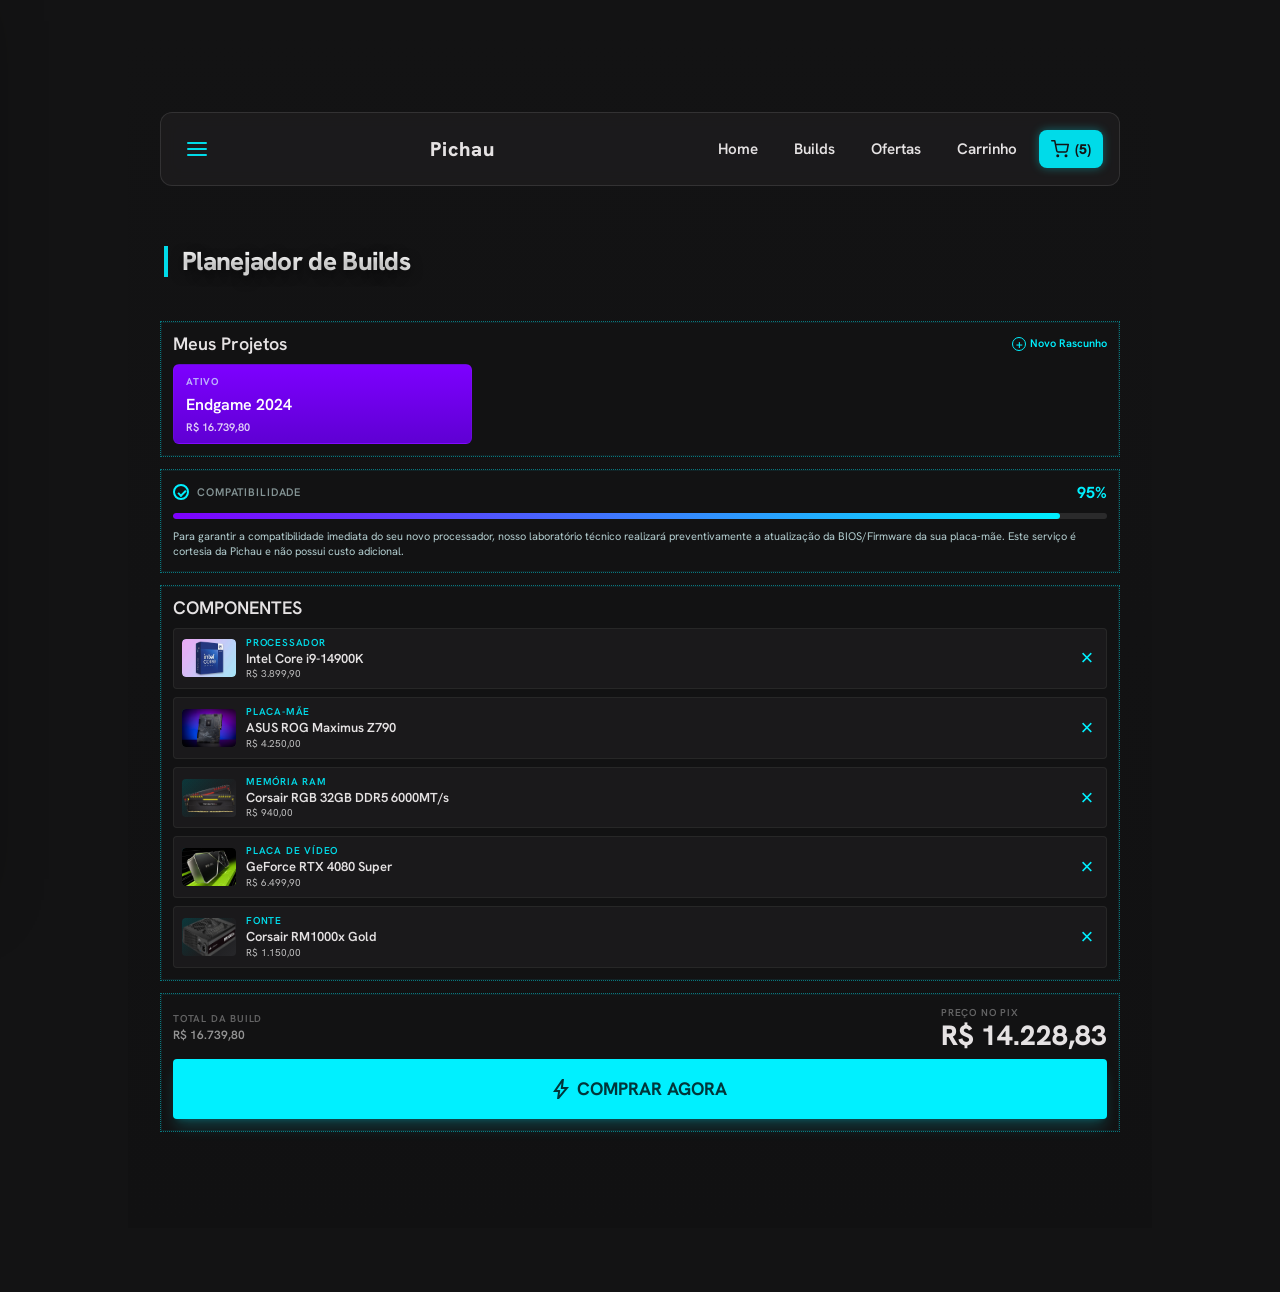
<file: builds.html>
﻿<!DOCTYPE html>
<html lang="pt-BR">
<head>
    <meta charset="UTF-8">
    <meta name="viewport" content="width=device-width, initial-scale=1.0">
    <link rel="preconnect" href="https://fonts.googleapis.com">
    <link rel="preconnect" href="https://fonts.gstatic.com" crossorigin>
    <link href="https://fonts.googleapis.com/css2?family=Hanken+Grotesk:wght@400;600;700;800&display=swap" rel="stylesheet">
    <link rel="stylesheet" href="style.css">
    <title>Builds</title>
</head>
<body>
    <div class="offcanvas-backdrop" aria-hidden="true"></div>
    <aside class="offcanvas-menu" aria-hidden="true">
        <div class="offcanvas-menu__header">
            <strong>Menu</strong>
            <button class="offcanvas-close" aria-label="Fechar menu">×</button>
        </div>
        <nav class="offcanvas-nav">
            <a href="home.html">Home</a>
            <a href="builds.html">Builds</a>
            <a href="carrinho.html">Carrinho</a>
            <a href="preco.html">Ofertas</a>
            <a href="#">Perfil</a>
        </nav>
    </aside>
    <main class="page">
        <section class="screen screen--projects" aria-label="Meus Projetos">
                                <header class="home-header">
                                    <button class="icon-button" aria-label="Menu Principal">
                                        <svg viewBox="0 0 24 24" fill="none" stroke="currentColor" stroke-width="2" stroke-linecap="round" stroke-linejoin="round" style="width: 24px; height: 24px;">
                                            <line x1="3" y1="12" x2="21" y2="12"></line>
                                            <line x1="3" y1="6" x2="21" y2="6"></line>
                                            <line x1="3" y1="18" x2="21" y2="18"></line>
                                        </svg>
                                    </button>
                                    
                                    <div class="home-header__brand-group">
                                        <a href="home.html" class="home-brand" style="text-decoration: none; color: inherit; cursor: pointer;">Pichau</a>
                                    </div>
                                    <div class="header-links">
                                        <a href="home.html">Home</a>
                                        <a href="builds.html">Builds</a>
                                        <a href="preco.html">Ofertas</a>
                                        <a href="carrinho.html">Carrinho</a>
                                    </div>
                                    
                                    <a href="carrinho.html" class="cart-button-highlight" aria-label="Carrinho de Compras">
                                        <svg viewBox="0 0 24 24" fill="none" stroke="currentColor" stroke-width="2" stroke-linecap="round" stroke-linejoin="round" style="width: 18px; height: 18px;">
                                            <circle cx="9" cy="21" r="1"></circle>
                                            <circle cx="20" cy="21" r="1"></circle>
                                            <path d="M1 1h4l2.68 13.39a2 2 0 0 0 2 1.61h9.72a2 2 0 0 0 2-1.61L23 6H6"></path>
                                        </svg>
                                        <span class="cart-count">(5)</span>
                                    </a>
                                </header>
                                <div class="header__copy" aria-label="Container">
                                    <h1>Planejador de Builds</h1>
                                </div>

                                <section class="projects-panel projects-panel--projects" aria-label="Projetos">
                                    <div class="projects-panel__header">
                                        <h2>Meus Projetos</h2>
                                        <a class="projects-draft-link" href="#" aria-label="Novo Rascunho">
                                            <span class="projects-draft-link__plus">+</span>
                                            <span>Novo Rascunho</span>
                                        </a>
                                    </div>

                                    <div class="projects-cards">
                                        <article class="project-card project-card--active" aria-label="Endgame 2024">
                                            <span class="project-card__status">ATIVO</span>
                                            <strong class="project-card__title">Endgame 2024</strong>
                                            <span class="project-card__price">R$ 16.739,80</span>
                                        </article>
                                    </div>
                                </section>

                                <section class="projects-panel projects-panel--compatibility" aria-label="Compatibilidade">
                                    <div class="compatibility-header">
                                        <div class="compatibility-header__label">
                                            <span class="compatibility-header__icon" aria-hidden="true"></span>
                                            <span>COMPATIBILIDADE</span>
                                        </div>
                                        <strong>95%</strong>
                                    </div>

                                    <div class="compatibility-bar" aria-hidden="true">
                                        <span class="compatibility-bar__fill"></span>
                                    </div>

                                    <p class="compatibility-note">Para garantir a compatibilidade imediata do seu novo processador, nosso laboratório técnico realizará preventivamente a atualização da BIOS/Firmware da sua placa-mãe. Este serviço é cortesia da Pichau e não possui custo adicional.</p>
                                </section>

                                <section class="projects-panel projects-panel--components" aria-label="Componentes">
                                    <h2 class="projects-panel__section-title">COMPONENTES</h2>

                                    <div class="component-list">
                                        <article class="component-row">
                                            <div class="component-row__thumb" aria-hidden="true">
                                                <img src="figma-assets\cpui.jpg" alt="Intel Core i9-14900K" class="component-row__image">
                                            </div>
                                            
                                            <div class="component-row__copy">
                                                <span class="component-row__type">PROCESSADOR</span>
                                                <strong class="component-row__name">Intel Core i9-14900K</strong>
                                                <span class="component-row__price">R$ 3.899,90</span>
                                            </div>
                                            <button class="row-action" type="button" aria-label="Remover componente">×</button>
                                        </article>

                                        <article class="component-row">
                                            <div class="component-row__thumb" aria-hidden="true">
                                                <img src="figma-assets\mobo.jpg" alt="ASUS ROG Maximus Z790" class="component-row__image">
                                            </div>
                                            
                                            <div class="component-row__copy">
                                                <span class="component-row__type">PLACA-Mãe</span>
                                                <strong class="component-row__name">ASUS ROG Maximus Z790</strong>
                                                <span class="component-row__price">R$ 4.250,00</span>
                                            </div>
                                            <button class="row-action" type="button" aria-label="Remover componente">×</button>
                                        </article>

                                        <article class="component-row">
                                            <div class="component-row__thumb" aria-hidden="true">
                                                <img src="figma-assets\corsair_ram.png" alt="Corsair RGB 32GB DDR5 6000MT/s" class="component-row__image">
                                            </div>
                                            
                                            <div class="component-row__copy">
                                                <span class="component-row__type">MEMÓRIA RAM</span>
                                                <strong class="component-row__name">Corsair RGB 32GB DDR5 6000MT/s</strong>
                                                <span class="component-row__price">R$ 940,00</span>
                                            </div>
                                            <button class="row-action" type="button" aria-label="Remover componente">×</button>
                                        </article>

                                        <article class="component-row">
                                            <div class="component-row__thumb" aria-hidden="true">
                                                <img src="figma-assets\4080.jpg" alt="RTX 4080 Super" class="component-row__image">
                                            </div>
                                            
                                            <div class="component-row__copy">
                                                <span class="component-row__type">PLACA DE VÍDEO</span>
                                                <strong class="component-row__name">GeForce RTX 4080 Super</strong>
                                                <span class="component-row__price">R$ 6.499,90</span>
                                            </div>
                                            <button class="row-action" type="button" aria-label="Remover componente">×</button>
                                        </article>

                                        <article class="component-row">
                                            <div class="component-row__thumb" aria-hidden="true">
                                                <img src="figma-assets\fonte.png" alt="Corsair RM1000x Gold" class="component-row__image">
                                            </div>
                                            
                                            <div class="component-row__copy">
                                                <span class="component-row__type">FONTE</span>
                                                <strong class="component-row__name">Corsair RM1000x Gold</strong>
                                                <span class="component-row__price">R$ 1.150,00</span>
                                            </div>
                                            <button class="row-action" type="button" aria-label="Remover componente">×</button>
                                        </article>
                                    </div>
                                </section>

                                <section class="projects-panel projects-panel--summary" aria-label="Resumo da Build">
                                    <div class="summary-top">
                                        <div class="summary-top__left">
                                            <span class="summary-top__label">TOTAL DA BUILD</span>
                                            <strong class="summary-top__total">R$ 16.739,80</strong>
                                        </div>

                                        <div class="summary-top__right">
                                            <span>PREÇO NO PIX</span>
                                            <strong>R$ 14.228,83.</strong>
                                        </div>
                                    </div>

                                    <div class="action-buttons screen--product" aria-label="Action Buttons">
                                        <a class="button button--primary" href="carrinho.html" aria-label="Comprar agora">
                                            <img src="figma-assets/buy-icon.svg" alt="Comprar" class="button__icon button__icon--buy">
                                            <span>COMPRAR AGORA</span>
                                        </a>
                                    </div>
                                </section>

                                <nav class="bottom-nav">
                                    <a href="home.html" class="bottom-nav__item" aria-label="Página Inicial">
                                        <img src="figma-assets\nav-home.svg" alt="Home" class="bottom-nav__icon">
                                        <span class="bottom-nav__label">Home</span>
                                    </a>
                                    
                                    <a href="#" class="bottom-nav__item" aria-label="Ir para Catálogo">
                                        <img src="figma-assets\nav-catalog.svg" alt="Catálogo" class="bottom-nav__icon">
                                        <span class="bottom-nav__label">Catálogo</span>
                                    </a>
                                    
                                    <a href="builds.html" class="bottom-nav__item" aria-label="Ir para Builds">
                                        <img src="figma-assets\nav-builds.svg" alt="Builds" class="bottom-nav__icon">
                                        <span class="bottom-nav__label">Builds</span>
                                    </a>
                                    
                                    <a href="preco.html" class="bottom-nav__item" aria-label="Ir para Ofertas">
                                        <img src="figma-assets\nav-offers.svg" alt="Ofertas" class="bottom-nav__icon">
                                        <span class="bottom-nav__label">Ofertas</span>
                                    </a>
                                    
                                    <a href="#" class="bottom-nav__item" aria-label="Ir para Perfil">
                                        <img src="figma-assets\nav-profile.svg" alt="Perfil" class="bottom-nav__icon">
                                        <span class="bottom-nav__label">Perfil</span>
                                    </a>
                                </nav>
                            </section>
        </section>
    </main>
    <script src="app.js"></script>
</body>
</html>
</file>
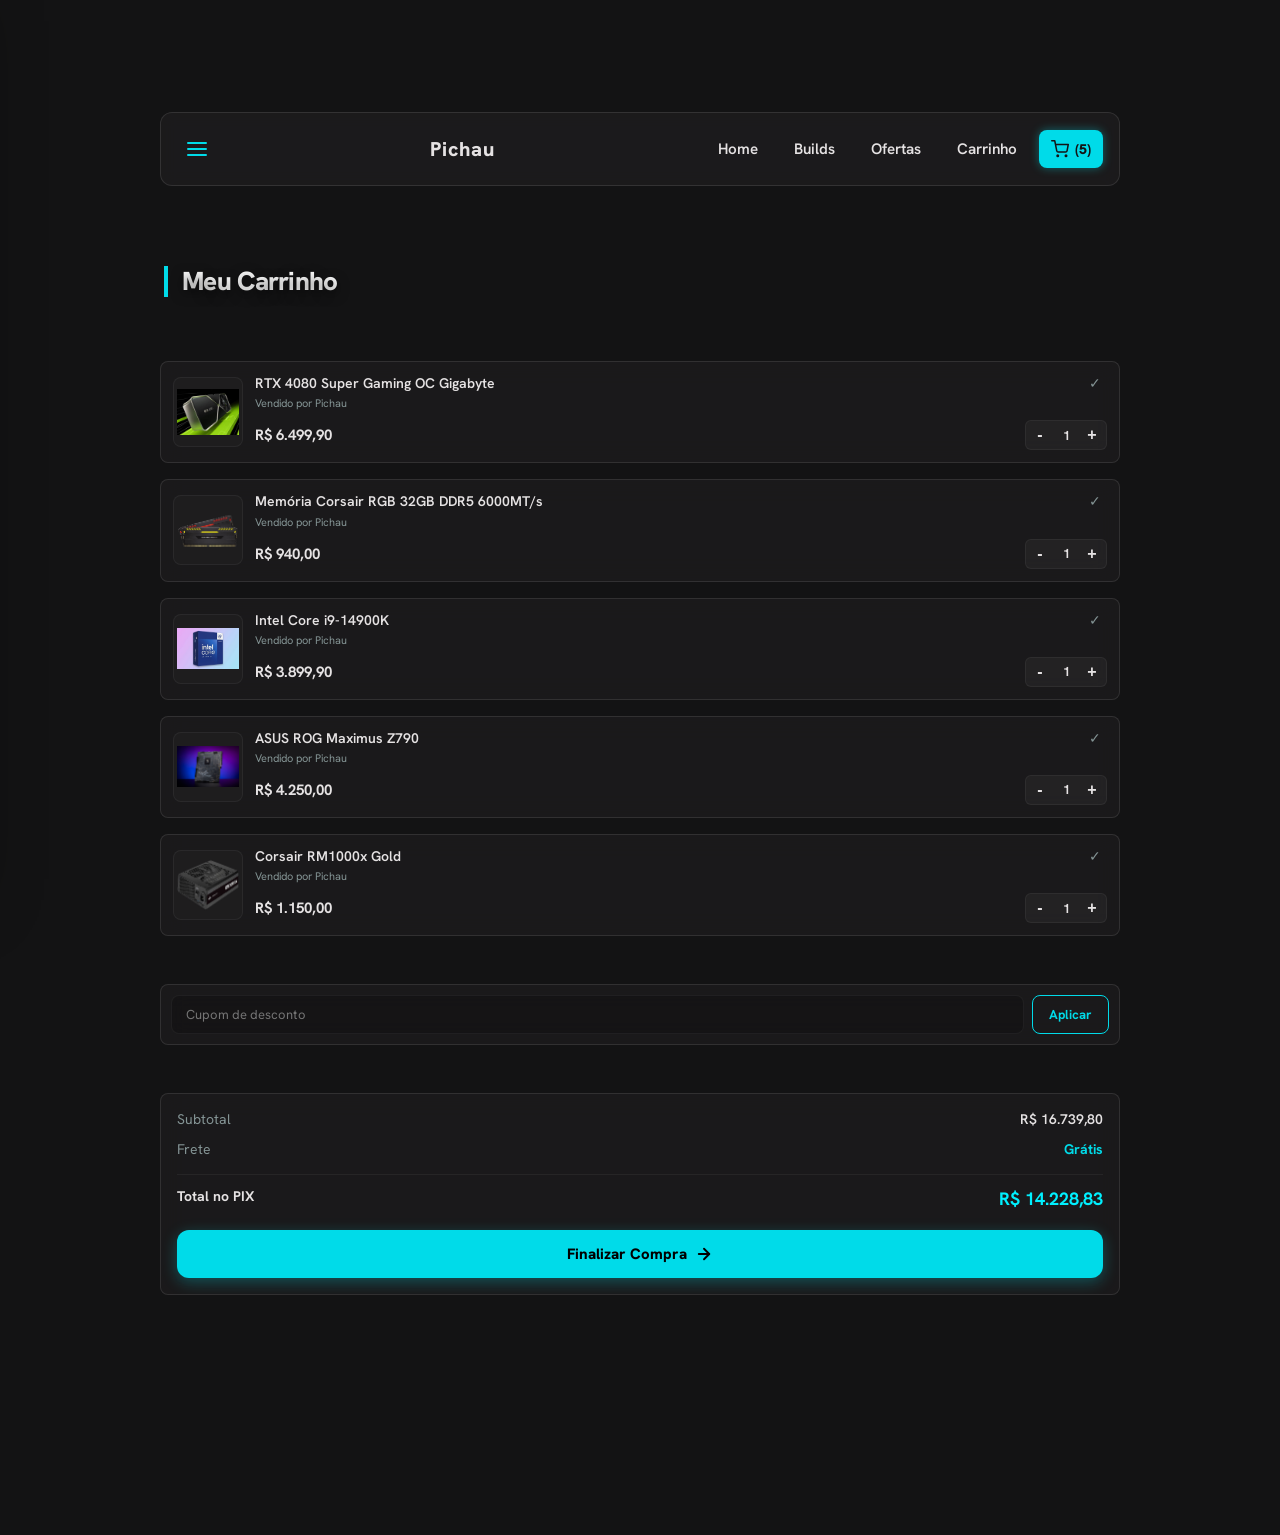
<file: carrinho.html>
﻿<!DOCTYPE html>
<html lang="pt-BR">
<head>
    <meta charset="UTF-8">
    <meta name="viewport" content="width=device-width, initial-scale=1.0">
    <title>Meu Carrinho - Pichau</title>
    
    <link rel="preconnect" href="https://fonts.googleapis.com">
    <link rel="preconnect" href="https://fonts.gstatic.com" crossorigin>
    <link href="https://fonts.googleapis.com/css2?family=Hanken+Grotesk:wght@400;600;700;800&display=swap" rel="stylesheet">
    
    <link rel="stylesheet" href="style.css">
</head>
<body>
    <div class="offcanvas-backdrop" aria-hidden="true"></div>
    <aside class="offcanvas-menu" aria-hidden="true">
        <div class="offcanvas-menu__header">
            <strong>Menu</strong>
            <button class="offcanvas-close" aria-label="Fechar menu">×</button>
        </div>
        <nav class="offcanvas-nav">
            <a href="home.html">Home</a>
            <a href="builds.html">Builds</a>
            <a href="carrinho.html">Carrinho</a>
            <a href="preco.html">Ofertas</a>
            <a href="#">Perfil</a>
        </nav>
    </aside>
    <main class="page">
        <section class="screen screen--cart" aria-label="Carrinho de Compras">
            <header class="home-header">
                <button class="icon-button" aria-label="Menu Principal">
                    <svg viewBox="0 0 24 24" fill="none" stroke="currentColor" stroke-width="2" stroke-linecap="round" stroke-linejoin="round" style="width: 24px; height: 24px;">
                        <line x1="3" y1="12" x2="21" y2="12"></line>
                        <line x1="3" y1="6" x2="21" y2="6"></line>
                        <line x1="3" y1="18" x2="21" y2="18"></line>
                    </svg>
                </button>
                
                <div class="home-header__brand-group">
                    <a href="home.html" class="home-brand" style="text-decoration: none; color: inherit; cursor: pointer;">Pichau</a>
                </div>
                <div class="header-links">
                    <a href="home.html">Home</a>
                    <a href="builds.html">Builds</a>
                    <a href="preco.html">Ofertas</a>
                    <a href="carrinho.html">Carrinho</a>
                </div>
                
                <a href="carrinho.html" class="cart-button-highlight" aria-label="Carrinho de Compras">
                    <svg viewBox="0 0 24 24" fill="none" stroke="currentColor" stroke-width="2" stroke-linecap="round" stroke-linejoin="round" style="width: 18px; height: 18px;">
                        <circle cx="9" cy="21" r="1"></circle>
                        <circle cx="20" cy="21" r="1"></circle>
                        <path d="M1 1h4l2.68 13.39a2 2 0 0 0 2 1.61h9.72a2 2 0 0 0 2-1.61L23 6H6"></path>
                    </svg>
                    <span class="cart-count">(5)</span>
                </a>
            </header>
            
            <div class="header__copy" aria-label="Container">
                <h1>Meu Carrinho</h1>
            </div>

            <section class="cart-items-list">
                
                <article class="cart-item card-surface">
                    <div class="cart-item__image-container">
                        <img src="figma-assets/4080.jpg" alt="RTX 4080 Super" class="cart-item__image">
                    </div>
                    <div class="cart-item__details">
                        <h3 class="cart-item__title">RTX 4080 Super Gaming OC Gigabyte</h3>
                        <span class="cart-item__store">Vendido por Pichau</span>
                        
                        <div class="cart-item__footer">
                            <strong class="cart-item__price">R$ 6.499,90</strong>
                            
                            <div class="quantity-selector">
                                <button type="button" class="quantity-btn" aria-label="Diminuir quantidade">-</button>
                                <span class="quantity-value">1</span>
                                <button type="button" class="quantity-btn" aria-label="Aumentar quantidade">+</button>
                            </div>
                        </div>
                    </div>
                    <button class="cart-item__remove" aria-label="Remover item">✓</button>
                </article>

                <article class="cart-item card-surface">
                    <div class="cart-item__image-container">
                        <img src="figma-assets/corsair_ram.png" alt="Memória RAM 32GB" class="cart-item__image">
                    </div>
                    <div class="cart-item__details">
                        <h3 class="cart-item__title">Memória Corsair RGB 32GB DDR5 6000MT/s</h3>
                        <span class="cart-item__store">Vendido por Pichau</span>
                        
                        <div class="cart-item__footer">
                            <strong class="cart-item__price">R$ 940,00</strong>
                            
                            <div class="quantity-selector">
                                <button type="button" class="quantity-btn" aria-label="Diminuir quantidade">-</button>
                                <span class="quantity-value">1</span>
                                <button type="button" class="quantity-btn" aria-label="Aumentar quantidade">+</button>
                            </div>
                        </div>
                    </div>
                    <button class="cart-item__remove" aria-label="Remover item">✓</button>
                </article>

                <article class="cart-item card-surface">
                    <div class="cart-item__image-container">
                        <img src="figma-assets/cpui.jpg" alt="Intel Core i9-14900K" class="cart-item__image">
                    </div>
                    <div class="cart-item__details">
                        <h3 class="cart-item__title">Intel Core i9-14900K</h3>
                        <span class="cart-item__store">Vendido por Pichau</span>
                        
                        <div class="cart-item__footer">
                            <strong class="cart-item__price">R$ 3.899,90</strong>
                            
                            <div class="quantity-selector">
                                <button type="button" class="quantity-btn" aria-label="Diminuir quantidade">-</button>
                                <span class="quantity-value">1</span>
                                <button type="button" class="quantity-btn" aria-label="Aumentar quantidade">+</button>
                            </div>
                        </div>
                    </div>
                    <button class="cart-item__remove" aria-label="Remover item">✓</button>
                </article>

                <article class="cart-item card-surface">
                    <div class="cart-item__image-container">
                        <img src="figma-assets/mobo.jpg" alt="ASUS ROG Maximus Z790" class="cart-item__image">
                    </div>
                    <div class="cart-item__details">
                        <h3 class="cart-item__title">ASUS ROG Maximus Z790</h3>
                        <span class="cart-item__store">Vendido por Pichau</span>
                        
                        <div class="cart-item__footer">
                            <strong class="cart-item__price">R$ 4.250,00</strong>
                            
                            <div class="quantity-selector">
                                <button type="button" class="quantity-btn" aria-label="Diminuir quantidade">-</button>
                                <span class="quantity-value">1</span>
                                <button type="button" class="quantity-btn" aria-label="Aumentar quantidade">+</button>
                            </div>
                        </div>
                    </div>
                    <button class="cart-item__remove" aria-label="Remover item">✓</button>
                </article>

                <article class="cart-item card-surface">
                    <div class="cart-item__image-container">
                        <img src="figma-assets/fonte.png" alt="Corsair RM1000x Gold" class="cart-item__image">
                    </div>
                    <div class="cart-item__details">
                        <h3 class="cart-item__title">Corsair RM1000x Gold</h3>
                        <span class="cart-item__store">Vendido por Pichau</span>
                        
                        <div class="cart-item__footer">
                            <strong class="cart-item__price">R$ 1.150,00</strong>
                            
                            <div class="quantity-selector">
                                <button type="button" class="quantity-btn" aria-label="Diminuir quantidade">-</button>
                                <span class="quantity-value">1</span>
                                <button type="button" class="quantity-btn" aria-label="Aumentar quantidade">+</button>
                            </div>
                        </div>
                    </div>
                    <button class="cart-item__remove" aria-label="Remover item">✓</button>
                </article>

            </section>

            <section class="coupon-section card-surface">
                <input type="text" class="coupon-input" placeholder="Cupom de desconto" aria-label="Inserir cupom">
                <button type="button" class="coupon-button">Aplicar</button>
            </section>

            <section class="cart-summary card-surface">
                <div class="summary-row">
                    <span class="summary-label">Subtotal</span>
                    <span class="summary-value">R$ 16.739,80</span>
                </div>
                <div class="summary-row">
                    <span class="summary-label">Frete</span>
                    <span class="summary-value summary-value--free">Grátis</span>
                </div>
                <div class="summary-row summary-row--total">
                    <span class="summary-label">Total no PIX</span>
                    <strong class="summary-total-price">R$ 14.228,83</strong>
                </div>
                
                <a href="checkout-endereco.html" class="checkout-button" style="text-decoration: none; display: flex;">
                    <span>Finalizar Compra</span>
                    <svg viewBox="0 0 24 24" fill="none" stroke="currentColor" stroke-width="2.5" stroke-linecap="round" stroke-linejoin="round" class="checkout-icon">
                        <line x1="5" y1="12" x2="19" y2="12"></line>
                        <polyline points="12 5 19 12 12 19"></polyline>
                    </svg>
                </a>
            </section>

            <nav class="bottom-nav">
                <a href="home.html" class="bottom-nav__item" aria-label="Página Inicial">
                    <img src="figma-assets\nav-home.svg" alt="Home" class="bottom-nav__icon">
                    <span class="bottom-nav__label">Home</span>
                </a>
                
                <a href="#" class="bottom-nav__item" aria-label="Ir para Catálogo">
                    <img src="figma-assets\nav-catalog.svg" alt="Catálogo" class="bottom-nav__icon">
                    <span class="bottom-nav__label">Catálogo</span>
                </a>
                
                <a href="builds.html" class="bottom-nav__item" aria-label="Ir para Builds">
                    <img src="figma-assets\nav-builds.svg" alt="Builds" class="bottom-nav__icon">
                    <span class="bottom-nav__label">Builds</span>
                </a>
                
                <a href="preco.html" class="bottom-nav__item" aria-label="Ir para Ofertas">
                    <img src="figma-assets\nav-offers.svg" alt="Ofertas" class="bottom-nav__icon">
                    <span class="bottom-nav__label">Ofertas</span>
                </a>
                
                <a href="#" class="bottom-nav__item" aria-label="Ir para Perfil">
                    <img src="figma-assets\nav-profile.svg" alt="Perfil" class="bottom-nav__icon">
                    <span class="bottom-nav__label">Perfil</span>
                </a>
            </nav>

        </section>
    </main>
    <script src="app.js"></script>
</body>
</html>
</file>
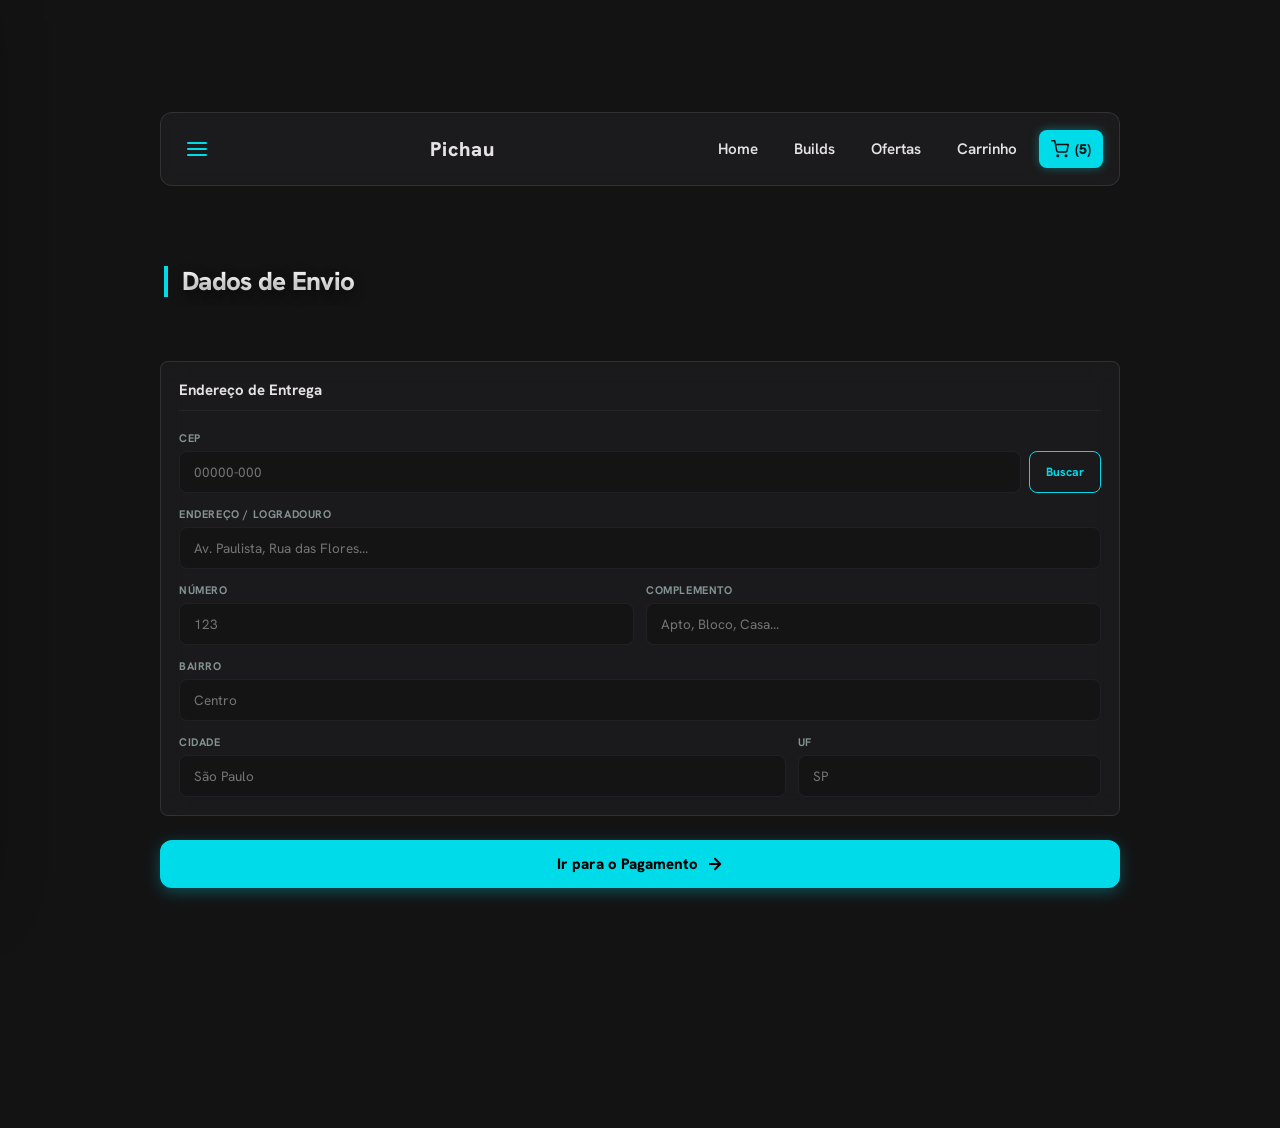
<file: checkout-endereco.html>
﻿<!DOCTYPE html>
<html lang="pt-BR">
<head>
    <meta charset="UTF-8">
    <meta name="viewport" content="width=device-width, initial-scale=1.0">
    <title>Checkout - Endereço de Entrega</title>
    
    <link rel="preconnect" href="https://fonts.googleapis.com">
    <link rel="preconnect" href="https://fonts.gstatic.com" crossorigin>
    <link href="https://fonts.googleapis.com/css2?family=Hanken+Grotesk:wght@400;600;700;800&display=swap" rel="stylesheet">
    
    <link rel="stylesheet" href="style.css">
</head>
<body>
    <div class="offcanvas-backdrop" aria-hidden="true"></div>
    <aside class="offcanvas-menu" aria-hidden="true">
        <div class="offcanvas-menu__header">
            <strong>Menu</strong>
            <button class="offcanvas-close" aria-label="Fechar menu">×</button>
        </div>
        <nav class="offcanvas-nav">
            <a href="home.html">Home</a>
            <a href="builds.html">Builds</a>
            <a href="carrinho.html">Carrinho</a>
            <a href="preco.html">Ofertas</a>
            <a href="#">Perfil</a>
        </nav>
    </aside>
    <main class="page">
        <section class="screen screen--checkout" aria-label="Dados de Entrega">

            <header class="home-header">
                <button class="icon-button" aria-label="Menu Principal">
                    <svg viewBox="0 0 24 24" fill="none" stroke="currentColor" stroke-width="2" stroke-linecap="round" stroke-linejoin="round" style="width: 24px; height: 24px;">
                        <line x1="3" y1="12" x2="21" y2="12"></line>
                        <line x1="3" y1="6" x2="21" y2="6"></line>
                        <line x1="3" y1="18" x2="21" y2="18"></line>
                    </svg>
                </button>
                
                <div class="home-header__brand-group">
                    <a href="home.html" class="home-brand" style="text-decoration: none; color: inherit; cursor: pointer;">Pichau</a>
                </div>
                <div class="header-links">
                    <a href="home.html">Home</a>
                    <a href="builds.html">Builds</a>
                    <a href="preco.html">Ofertas</a>
                    <a href="carrinho.html">Carrinho</a>
                </div>
                
                <a href="carrinho.html" class="cart-button-highlight" aria-label="Carrinho de Compras">
                    <svg viewBox="0 0 24 24" fill="none" stroke="currentColor" stroke-width="2" stroke-linecap="round" stroke-linejoin="round" style="width: 18px; height: 18px;">
                        <circle cx="9" cy="21" r="1"></circle>
                        <circle cx="20" cy="21" r="1"></circle>
                        <path d="M1 1h4l2.68 13.39a2 2 0 0 0 2 1.61h9.72a2 2 0 0 0 2-1.61L23 6H6"></path>
                    </svg>
                    <span class="cart-count">(5)</span>
                </a>
            </header>

            <div class="header__copy" aria-label="Container">
                <h1>Dados de Envio</h1>
            </div>

            <form class="checkout-form">
                
                <div class="form-container card-surface">
                    <h2 class="form-container__title">Endereço de Entrega</h2>
                    
                    <div class="form-group">
                        <label for="cep" class="form-label">CEP</label>
                        <div class="cep-field-group">
                            <input type="text" id="cep" class="form-input" placeholder="00000-000" required>
                            <button type="button" class="cep-search-button">Buscar</button>
                        </div>
                    </div>

                    <div class="form-group">
                        <label for="logradouro" class="form-label">Endereço / Logradouro</label>
                        <input type="text" id="logradouro" class="form-input" placeholder="Av. Paulista, Rua das Flores..." required>
                    </div>

                    <div class="form-row">
                        <div class="form-group flex-1">
                            <label for="numero" class="form-label">Número</label>
                            <input type="text" id="numero" class="form-input" placeholder="123" required>
                        </div>
                        <div class="form-group flex-1">
                            <label for="complemento" class="form-label">Complemento</label>
                            <input type="text" id="complemento" class="form-input" placeholder="Apto, Bloco, Casa...">
                        </div>
                    </div>

                    <div class="form-group">
                        <label for="bairro" class="form-label">Bairro</label>
                        <input type="text" id="bairro" class="form-input" placeholder="Centro" required>
                    </div>

                    <div class="form-row">
                        <div class="form-group flex-2">
                            <label for="cidade" class="form-label">Cidade</label>
                            <input type="text" id="cidade" class="form-input" placeholder="São Paulo" required>
                        </div>
                        <div class="form-group flex-1">
                            <label for="uf" class="form-label">UF</label>
                            <input type="text" id="uf" class="form-input" placeholder="SP" maxlength="2" required>
                        </div>
                    </div>
                </div>

                <a href="checkout-pagamento.html" class="checkout-button form-submit-button" style="text-decoration: none; display: flex;">
                    <span>Ir para o Pagamento</span>
                    <svg viewBox="0 0 24 24" fill="none" stroke="currentColor" stroke-width="2.5" stroke-linecap="round" stroke-linejoin="round" class="checkout-icon">
                        <line x1="5" y1="12" x2="19" y2="12"></line>
                        <polyline points="12 5 19 12 12 19"></polyline>
                    </svg>
                </a>
            </form>

            <nav class="bottom-nav" aria-label="Navegação Principal">
                <a href="home.html" class="bottom-nav__item" aria-label="Ir para Início">
                    <img src="figma-assets/nav-home.svg" alt="Início" class="bottom-nav__icon">
                    <span class="bottom-nav__label">Home</span>
                </a>
                
                <a href="#" class="bottom-nav__item" aria-label="Ir para Catálogo">
                    <img src="figma-assets/nav-catalog.svg" alt="Catálogo" class="bottom-nav__icon">
                    <span class="bottom-nav__label">Catálogo</span>
                </a>
                
                <a href="builds.html" class="bottom-nav__item" aria-label="Ir para Builds">
                    <img src="figma-assets/nav-builds.svg" alt="Builds" class="bottom-nav__icon">
                    <span class="bottom-nav__label">Builds</span>
                </a>
                
                <a href="preco.html" class="bottom-nav__item" aria-label="Ir para Ofertas">
                    <img src="figma-assets/nav-offers.svg" alt="Ofertas" class="bottom-nav__icon">
                    <span class="bottom-nav__label">Ofertas</span>
                </a>
                
                <a href="#" class="bottom-nav__item" aria-label="Ir para Perfil">
                    <img src="figma-assets/nav-profile.svg" alt="Perfil" class="bottom-nav__icon">
                    <span class="bottom-nav__label">Perfil</span>
                </a>
            </nav>

        </section>
    </main>
    <script src="app.js"></script>
</body>
</html>
</file>
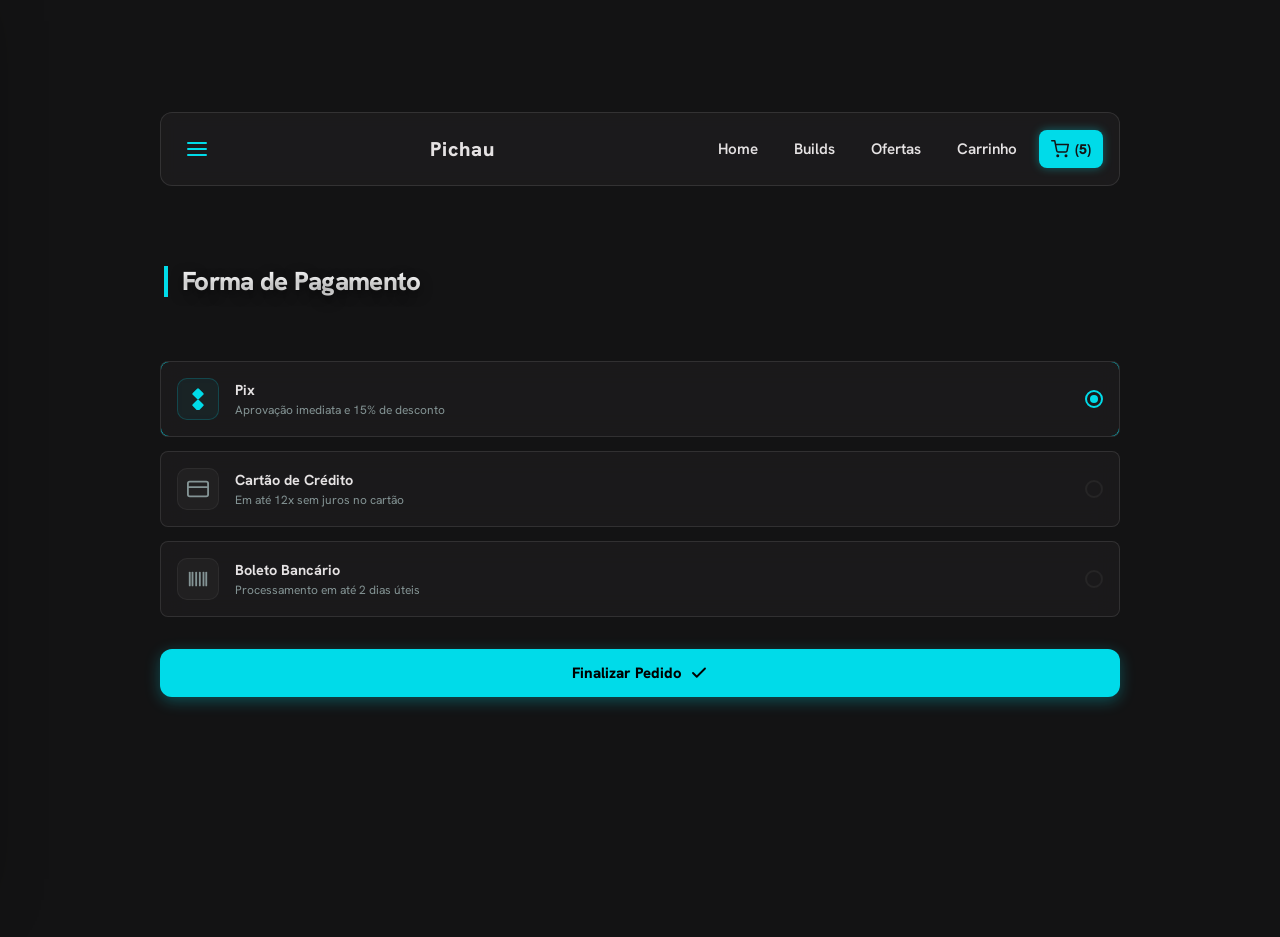
<file: checkout-pagamento.html>
﻿<!DOCTYPE html>
<html lang="pt-BR">
<head>
    <meta charset="UTF-8">
    <meta name="viewport" content="width=device-width, initial-scale=1.0">
    <title>Checkout - Método de Pagamento</title>
    
    <link rel="preconnect" href="https://fonts.googleapis.com">
    <link rel="preconnect" href="https://fonts.gstatic.com" crossorigin>
    <link href="https://fonts.googleapis.com/css2?family=Hanken+Grotesk:wght@400;600;700;800&display=swap" rel="stylesheet">
    
    <link rel="stylesheet" href="style.css">
</head>
<body>
    <div class="offcanvas-backdrop" aria-hidden="true"></div>
    <aside class="offcanvas-menu" aria-hidden="true">
        <div class="offcanvas-menu__header">
            <strong>Menu</strong>
            <button class="offcanvas-close" aria-label="Fechar menu">×</button>
        </div>
        <nav class="offcanvas-nav">
            <a href="home.html">Home</a>
            <a href="builds.html">Builds</a>
            <a href="carrinho.html">Carrinho</a>
            <a href="preco.html">Ofertas</a>
            <a href="#">Perfil</a>
        </nav>
    </aside>
    <main class="page">
        <section class="screen screen--checkout-payment" aria-label="Forma de Pagamento">

            <header class="home-header">
                <button class="icon-button" aria-label="Menu Principal">
                    <svg viewBox="0 0 24 24" fill="none" stroke="currentColor" stroke-width="2" stroke-linecap="round" stroke-linejoin="round" style="width: 24px; height: 24px;">
                        <line x1="3" y1="12" x2="21" y2="12"></line>
                        <line x1="3" y1="6" x2="21" y2="6"></line>
                        <line x1="3" y1="18" x2="21" y2="18"></line>
                    </svg>
                </button>
                
                <div class="home-header__brand-group">
                    <a href="home.html" class="home-brand" style="text-decoration: none; color: inherit; cursor: pointer;">Pichau</a>
                </div>
                <div class="header-links">
                    <a href="home.html">Home</a>
                    <a href="builds.html">Builds</a>
                    <a href="preco.html">Ofertas</a>
                    <a href="carrinho.html">Carrinho</a>
                </div>
                
                <a href="carrinho.html" class="cart-button-highlight" aria-label="Carrinho de Compras">
                    <svg viewBox="0 0 24 24" fill="none" stroke="currentColor" stroke-width="2" stroke-linecap="round" stroke-linejoin="round" style="width: 18px; height: 18px;">
                        <circle cx="9" cy="21" r="1"></circle>
                        <circle cx="20" cy="21" r="1"></circle>
                        <path d="M1 1h4l2.68 13.39a2 2 0 0 0 2 1.61h9.72a2 2 0 0 0 2-1.61L23 6H6"></path>
                    </svg>
                    <span class="cart-count">(5)</span>
                </a>
            </header>

            <div class="header__copy" aria-label="Container">
                <h1>Forma de Pagamento</h1>
            </div>

            <form class="payment-form">
                
                <div class="payment-options-list">
                    
                    <label class="payment-option card-surface">
                        <input type="radio" name="payment_method" value="pix" class="payment-radio" checked>
                        <div class="payment-option__custom-ui">
                            <div class="payment-option__icon-container">
                                <svg viewBox="0 0 24 24" class="payment-svg-icon" fill="currentColor">
                                    <path d="M12 .3a1.44 1.44 0 0 0-1 .4l-4.72 4.71a1.44 1.44 0 0 0 0 2l4.72 4.72a1.44 1.44 0 0 0 2 0l4.72-4.72a1.44 1.44 0 0 0 0-2L13 .7a1.44 1.44 0 0 0-1-.4zm0 12.33a1.44 1.44 0 0 0-1 .4l-4.72 4.72a1.44 1.44 0 0 0 0 2l4.72 4.72a1.44 1.44 0 0 0 2 0l4.72-4.72a1.44 1.44 0 0 0 0-2l-4.72-4.72a1.44 1.44 0 0 0-1-.4z"/>
                                </svg>
                            </div>
                            <div class="payment-option__text">
                                <strong class="payment-option__title">Pix</strong>
                                <span class="payment-option__description">Aprovação imediata e 15% de desconto</span>
                            </div>
                            <div class="payment-option__indicator"></div>
                        </div>
                    </label>

                    <label class="payment-option card-surface">
                        <input type="radio" name="payment_method" value="card" class="payment-radio">
                        <div class="payment-option__custom-ui">
                            <div class="payment-option__icon-container">
                                <svg viewBox="0 0 24 24" class="payment-svg-icon" fill="none" stroke="currentColor" stroke-width="2" stroke-linecap="round" stroke-linejoin="round">
                                    <rect x="1" y="4" width="22" height="16" rx="2" ry="2"></rect>
                                    <line x1="1" y1="10" x2="23" y2="10"></line>
                                </svg>
                            </div>
                            <div class="payment-option__text">
                                <strong class="payment-option__title">Cartão de Crédito</strong>
                                <span class="payment-option__description">Em até 12x sem juros no cartão</span>
                            </div>
                            <div class="payment-option__indicator"></div>
                        </div>
                    </label>

                    <label class="payment-option card-surface">
                        <input type="radio" name="payment_method" value="boleto" class="payment-radio">
                        <div class="payment-option__custom-ui">
                            <div class="payment-option__icon-container">
                                <svg viewBox="0 0 24 24" class="payment-svg-icon" fill="none" stroke="currentColor" stroke-width="2" stroke-linecap="round" stroke-linejoin="round">
                                    <line x1="3" y1="5" x2="3" y2="19"></line>
                                    <line x1="6" y1="5" x2="6" y2="19"></line>
                                    <line x1="10" y1="5" x2="10" y2="19"></line>
                                    <line x1="14" y1="5" x2="14" y2="19"></line>
                                    <line x1="18" y1="5" x2="18" y2="19"></line>
                                    <line x1="21" y1="5" x2="21" y2="19"></line>
                                </svg>
                            </div>
                            <div class="payment-option__text">
                                <strong class="payment-option__title">Boleto Bancário</strong>
                                <span class="payment-option__description">Processamento em até 2 dias úteis</span>
                            </div>
                            <div class="payment-option__indicator"></div>
                        </div>
                    </label>

                </div>

                <a href="confirmacao.html" class="checkout-button form-submit-button" style="text-decoration: none; display: flex;">
                    <span>Finalizar Pedido</span>
                    <svg viewBox="0 0 24 24" fill="none" stroke="currentColor" stroke-width="2.5" stroke-linecap="round" stroke-linejoin="round" class="checkout-icon">
                        <polyline points="20 6 9 17 4 12"></polyline>
                    </svg>
                </a>
            </form>

            <nav class="bottom-nav" aria-label="Navegação Principal">
                <a href="home.html" class="bottom-nav__item" aria-label="Ir para Início">
                    <img src="figma-assets/nav-home.svg" alt="Início" class="bottom-nav__icon">
                    <span class="bottom-nav__label">Home</span>
                </a>
                
                <a href="#" class="bottom-nav__item" aria-label="Ir para Catálogo">
                    <img src="figma-assets/nav-catalog.svg" alt="Catálogo" class="bottom-nav__icon">
                    <span class="bottom-nav__label">Catálogo</span>
                </a>
                
                <a href="builds.html" class="bottom-nav__item" aria-label="Ir para Builds">
                    <img src="figma-assets/nav-builds.svg" alt="Builds" class="bottom-nav__icon">
                    <span class="bottom-nav__label">Builds</span>
                </a>
                
                <a href="preco.html" class="bottom-nav__item" aria-label="Ir para Ofertas">
                    <img src="figma-assets/nav-offers.svg" alt="Ofertas" class="bottom-nav__icon">
                    <span class="bottom-nav__label">Ofertas</span>
                </a>
                
                <a href="#" class="bottom-nav__item" aria-label="Ir para Perfil">
                    <img src="figma-assets/nav-profile.svg" alt="Perfil" class="bottom-nav__icon">
                    <span class="bottom-nav__label">Perfil</span>
                </a>
            </nav>

        </section>
    </main>
    <script src="app.js"></script>
</body>
</html>
</file>
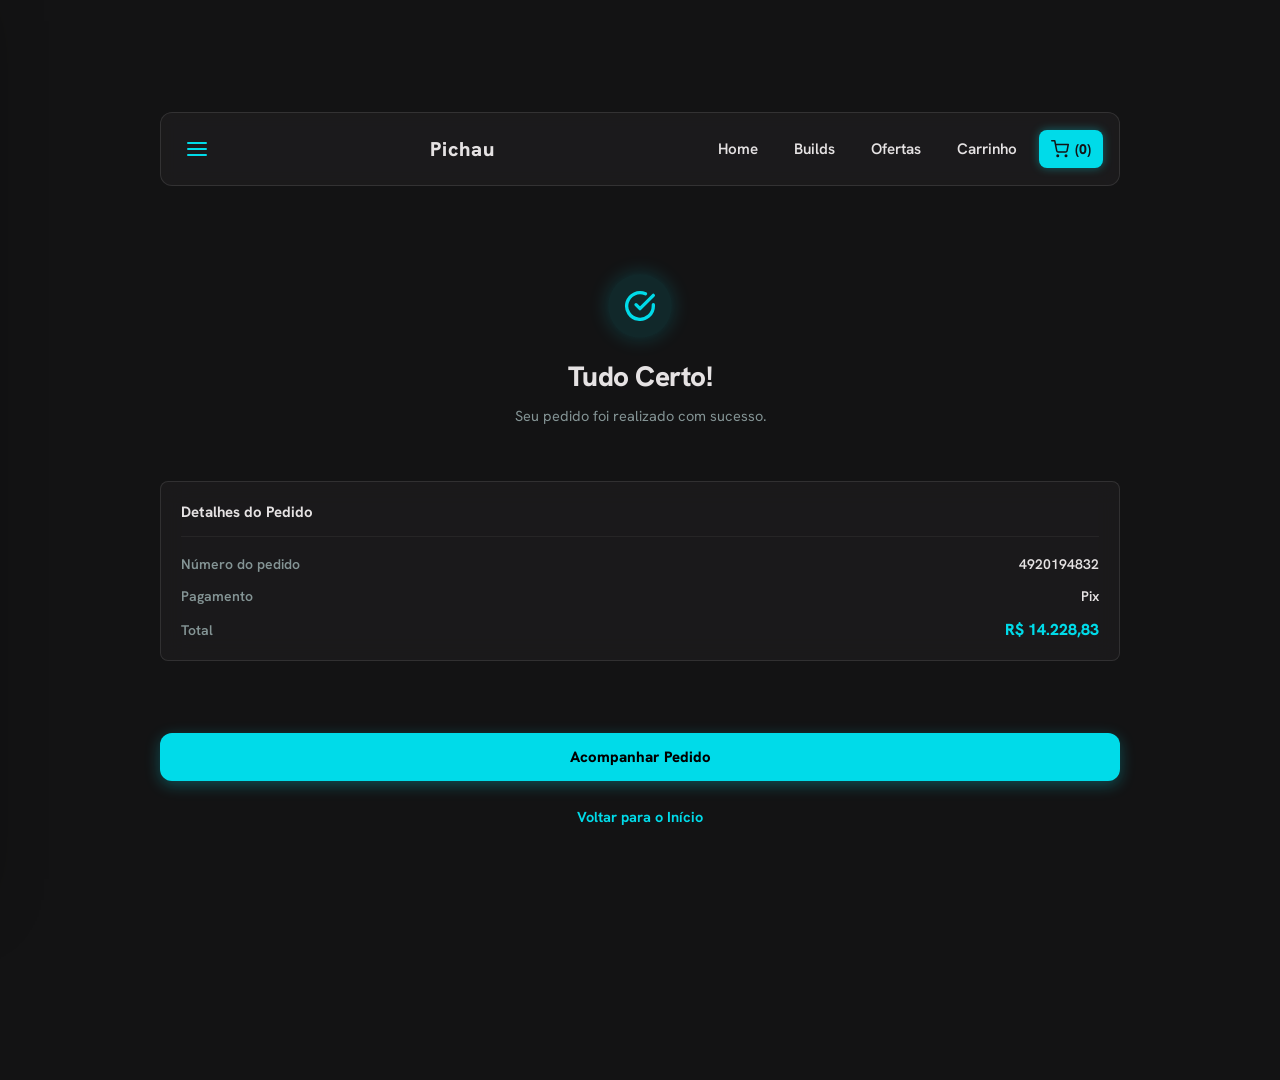
<file: confirmacao.html>
﻿<!DOCTYPE html>
<html lang="pt-BR">
<head>
    <meta charset="UTF-8">
    <meta name="viewport" content="width=device-width, initial-scale=1.0">
    <title>Pedido Confirmado - Pichau</title>
    
    <link rel="preconnect" href="https://fonts.googleapis.com">
    <link rel="preconnect" href="https://fonts.gstatic.com" crossorigin>
    <link href="https://fonts.googleapis.com/css2?family=Hanken+Grotesk:wght@400;600;700;800&display=swap" rel="stylesheet">
    
    <link rel="stylesheet" href="style.css">
</head>
<body>
    <div class="offcanvas-backdrop" aria-hidden="true"></div>
    <aside class="offcanvas-menu" aria-hidden="true">
        <div class="offcanvas-menu__header">
            <strong>Menu</strong>
            <button class="offcanvas-close" aria-label="Fechar menu">×</button>
        </div>
        <nav class="offcanvas-nav">
            <a href="home.html">Home</a>
            <a href="builds.html">Builds</a>
            <a href="carrinho.html">Carrinho</a>
            <a href="preco.html">Ofertas</a>
            <a href="#">Perfil</a>
        </nav>
    </aside>
    <main class="page">
        <section class="screen screen--success" aria-label="Confirmação de Compra">
            
            <header class="home-header">
                <button class="icon-button" aria-label="Menu Principal">
                    <svg viewBox="0 0 24 24" fill="none" stroke="currentColor" stroke-width="2" stroke-linecap="round" stroke-linejoin="round" style="width: 24px; height: 24px;">
                        <line x1="3" y1="12" x2="21" y2="12"></line>
                        <line x1="3" y1="6" x2="21" y2="6"></line>
                        <line x1="3" y1="18" x2="21" y2="18"></line>
                    </svg>
                </button>
                
                <div class="home-header__brand-group">
                    <a href="home.html" class="home-brand" style="text-decoration: none; color: inherit; cursor: pointer;">Pichau</a>
                </div>
                <div class="header-links">
                    <a href="home.html">Home</a>
                    <a href="builds.html">Builds</a>
                    <a href="preco.html">Ofertas</a>
                    <a href="carrinho.html">Carrinho</a>
                </div>
                
                <a href="carrinho.html" class="cart-button-highlight" aria-label="Carrinho de Compras">
                    <svg viewBox="0 0 24 24" fill="none" stroke="currentColor" stroke-width="2" stroke-linecap="round" stroke-linejoin="round" style="width: 18px; height: 18px;">
                        <circle cx="9" cy="21" r="1"></circle>
                        <circle cx="20" cy="21" r="1"></circle>
                        <path d="M1 1h4l2.68 13.39a2 2 0 0 0 2 1.61h9.72a2 2 0 0 0 2-1.61L23 6H6"></path>
                    </svg>
                    <span class="cart-count">(0)</span>
                </a>
            </header>

            <section class="success-hero">
                <div class="success-hero__icon">
                    <svg viewBox="0 0 24 24" fill="none" stroke="currentColor" stroke-width="2.5" stroke-linecap="round" stroke-linejoin="round">
                        <path d="M22 11.08V12a10 10 0 1 1-5.93-9.14"></path>
                        <polyline points="22 4 12 14.01 9 11.01"></polyline>
                    </svg>
                </div>
                <h1 class="success-hero__title">Tudo Certo!</h1>
                <p class="success-hero__message">Seu pedido foi realizado com sucesso.</p>
            </section>

            <section class="order-details card-surface">
                <h2 class="order-details__title">Detalhes do Pedido</h2>
                
                <div class="detail-row">
                    <span class="detail-label">Número do pedido</span>
                    <strong class="detail-value">4920194832</strong>
                </div>
                
                <div class="detail-row">
                    <span class="detail-label">Pagamento</span>
                    <strong class="detail-value">Pix</strong>
                </div>
                
                <div class="detail-row">
                    <span class="detail-label">Total</span>
                    <strong class="detail-value detail-value--highlight">R$ 14.228,83</strong>
                </div>
            </section>

            <section class="success-actions">
                <button type="button" class="checkout-button form-submit-button">
                    <span>Acompanhar Pedido</span>
                </button>
                
                <a href="home.html" class="button-ghost">
                    Voltar para o Início
                </a>
            </section>

            <nav class="bottom-nav" aria-label="Navegação Principal">
                <a href="home.html" class="bottom-nav__item" aria-label="Ir para Início">
                    <img src="figma-assets/nav-home.svg" alt="Início" class="bottom-nav__icon">
                    <span class="bottom-nav__label">Home</span>
                </a>
                
                <a href="#" class="bottom-nav__item" aria-label="Ir para Catálogo">
                    <img src="figma-assets/nav-catalog.svg" alt="Catálogo" class="bottom-nav__icon">
                    <span class="bottom-nav__label">Catálogo</span>
                </a>
                
                <a href="builds.html" class="bottom-nav__item" aria-label="Ir para Builds">
                    <img src="figma-assets/nav-builds.svg" alt="Builds" class="bottom-nav__icon">
                    <span class="bottom-nav__label">Builds</span>
                </a>
                
                <a href="preco.html" class="bottom-nav__item" aria-label="Ir para Ofertas">
                    <img src="figma-assets/nav-offers.svg" alt="Ofertas" class="bottom-nav__icon">
                    <span class="bottom-nav__label">Ofertas</span>
                </a>
                
                <a href="#" class="bottom-nav__item" aria-label="Ir para Perfil">
                    <img src="figma-assets/nav-profile.svg" alt="Perfil" class="bottom-nav__icon">
                    <span class="bottom-nav__label">Perfil</span>
                </a>
            </nav>

        </section>
    </main>
    <script src="app.js"></script>
</body>
</html>
</file>
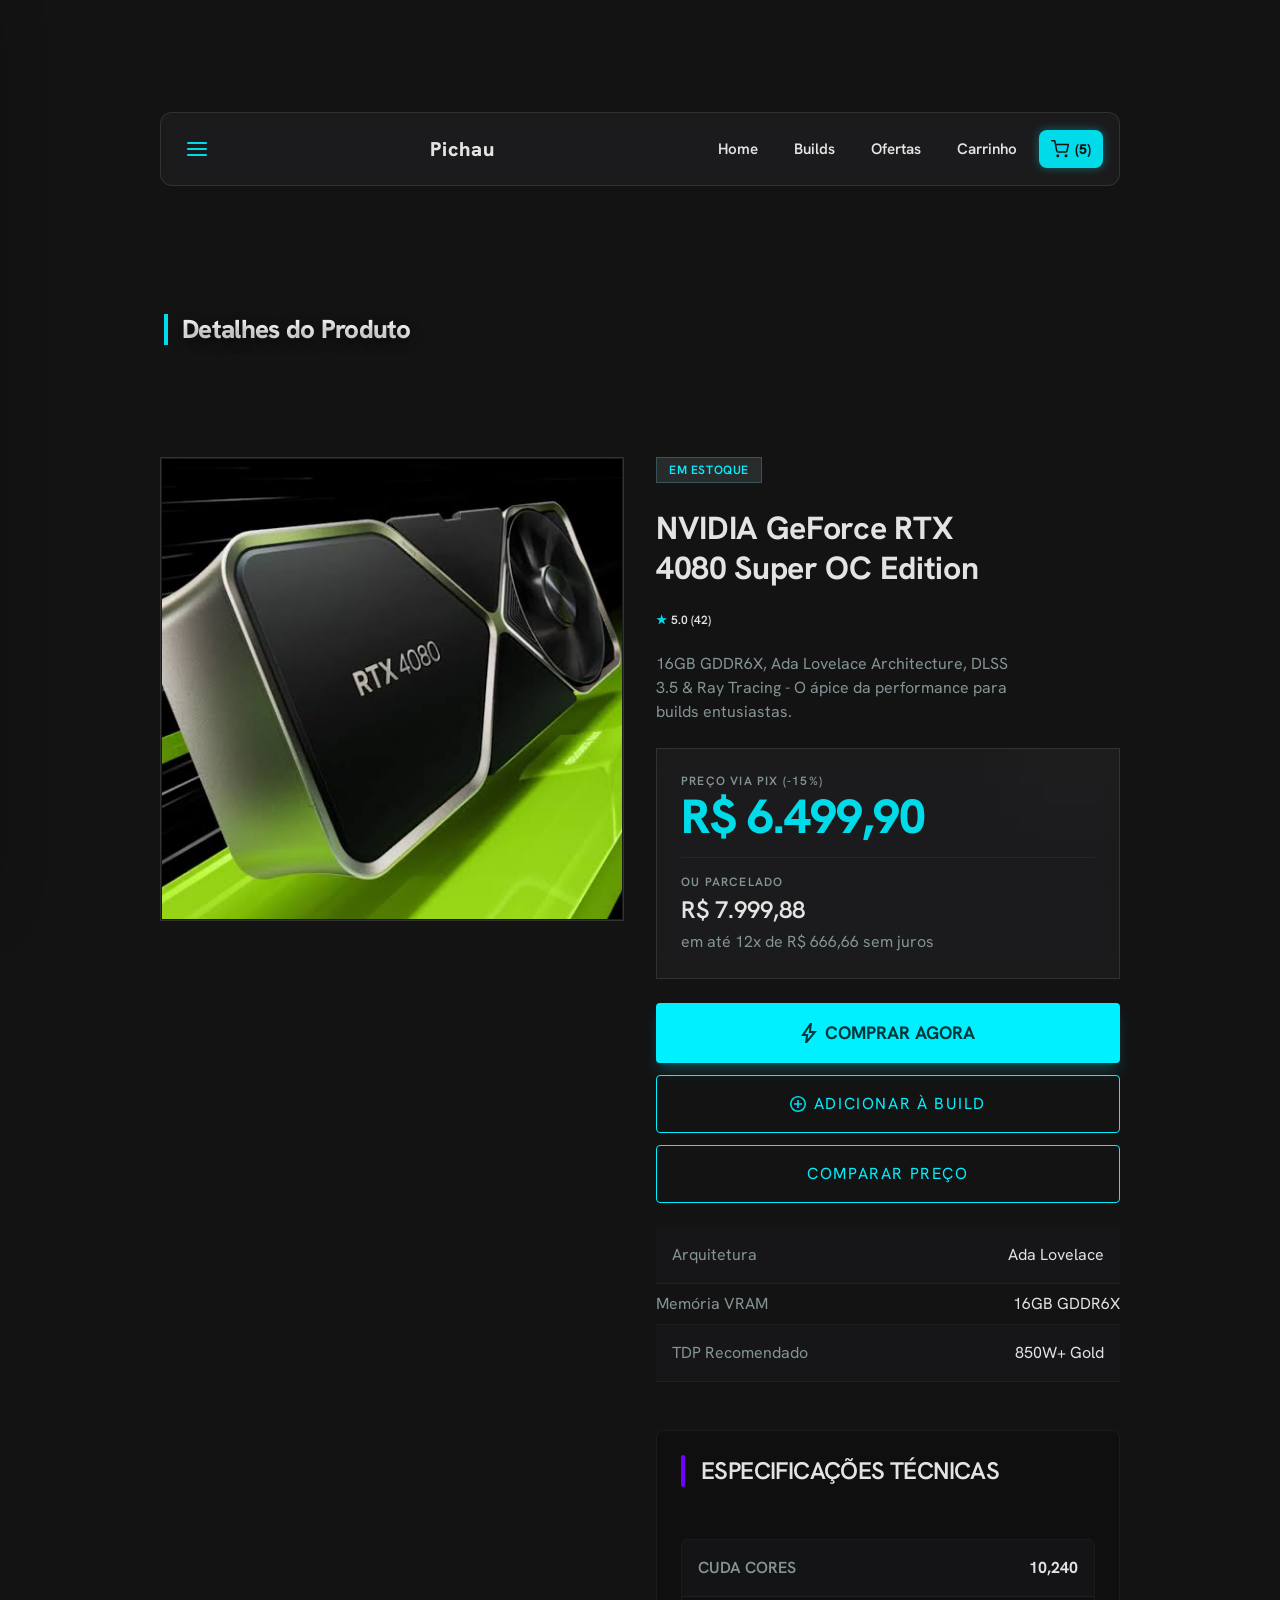
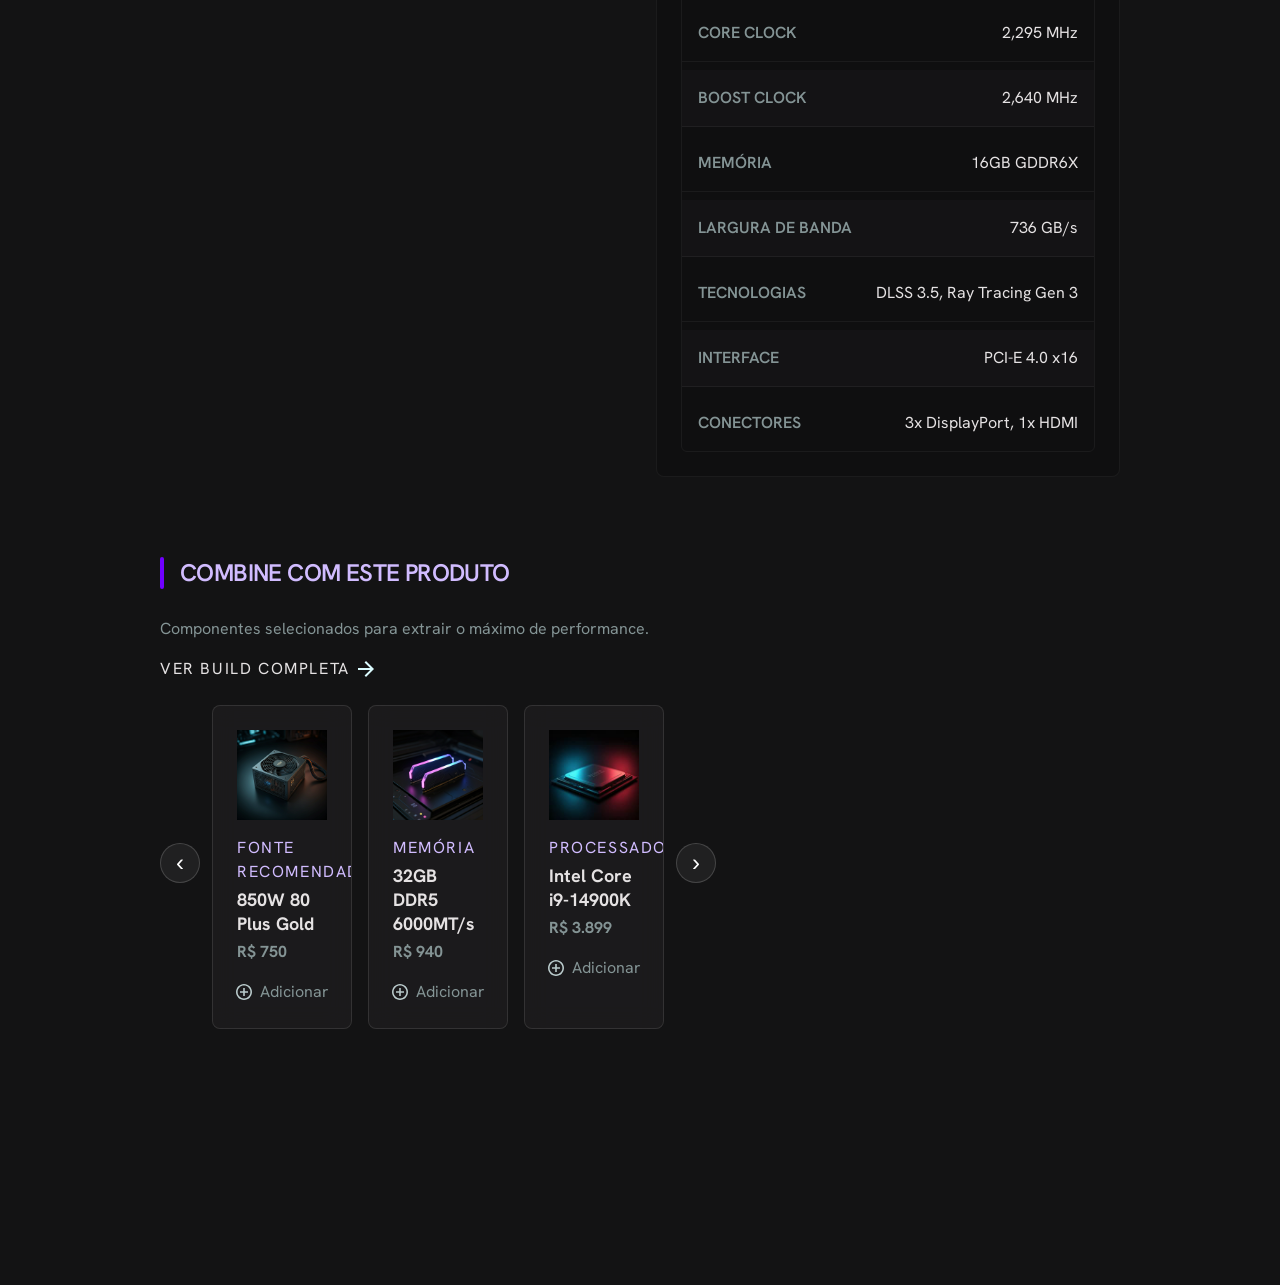
<file: detalhe.html>
﻿<!DOCTYPE html>
<html lang="pt-BR">
<head>
    <meta charset="UTF-8">
    <meta name="viewport" content="width=device-width, initial-scale=1.0">
    <link rel="preconnect" href="https://fonts.googleapis.com">
    <link rel="preconnect" href="https://fonts.gstatic.com" crossorigin>
    <link href="https://fonts.googleapis.com/css2?family=Hanken+Grotesk:wght@400;600;700;800&display=swap" rel="stylesheet">
    <link rel="stylesheet" href="style.css">
    <title>Detalhe</title>
</head>
<body>
    <div class="offcanvas-backdrop" aria-hidden="true"></div>
    <aside class="offcanvas-menu" aria-hidden="true">
        <div class="offcanvas-menu__header">
            <strong>Menu</strong>
            <button class="offcanvas-close" aria-label="Fechar menu">×</button>
        </div>
        <nav class="offcanvas-nav">
            <a href="home.html">Home</a>
            <a href="builds.html">Builds</a>
            <a href="carrinho.html">Carrinho</a>
            <a href="preco.html">Ofertas</a>
            <a href="#">Perfil</a>
        </nav>
    </aside>
    <main class="page">
        <section class="screen screen--product" aria-label="Detalhes do Componente">
            <header class="home-header">
                <button class="icon-button" aria-label="Menu Principal">
                    <svg viewBox="0 0 24 24" fill="none" stroke="currentColor" stroke-width="2" stroke-linecap="round" stroke-linejoin="round" style="width: 24px; height: 24px;">
                        <line x1="3" y1="12" x2="21" y2="12"></line>
                        <line x1="3" y1="6" x2="21" y2="6"></line>
                        <line x1="3" y1="18" x2="21" y2="18"></line>
                    </svg>
                </button>
                
                <div class="home-header__brand-group">
                    <a href="home.html" class="home-brand" style="text-decoration: none; color: inherit; cursor: pointer;">Pichau</a>
                </div>
                <div class="header-links">
                    <a href="home.html">Home</a>
                    <a href="builds.html">Builds</a>
                    <a href="preco.html">Ofertas</a>
                    <a href="carrinho.html">Carrinho</a>
                </div>
                
                <a href="carrinho.html" class="cart-button-highlight" aria-label="Carrinho de Compras">
                    <svg viewBox="0 0 24 24" fill="none" stroke="currentColor" stroke-width="2" stroke-linecap="round" stroke-linejoin="round" style="width: 18px; height: 18px;">
                        <circle cx="9" cy="21" r="1"></circle>
                        <circle cx="20" cy="21" r="1"></circle>
                        <path d="M1 1h4l2.68 13.39a2 2 0 0 0 2 1.61h9.72a2 2 0 0 0 2-1.61L23 6H6"></path>
                    </svg>
                    <span class="cart-count">(5)</span>
                </a>
            </header>
            <div class="header__copy" aria-label="Container">
                <h1>Detalhes do Produto</h1>
            </div>
            <div class="product-hero-section" aria-label="Product Hero Section">
                
                <div class="image-carousel-column" aria-label="Image Carousel Column">
                    <div class="hero-media frame-card" aria-label="Overlay+Border+OverlayBlur">
                        <img src="figma-assets/4080.jpg" alt="NVIDIA GeForce RTX 4080 Super OC Edition" class="hero-image">
                    </div>
                </div>

                <div class="product-info-column" aria-label="Product Info Column">
                    <div class="stock-badge">EM ESTOQUE</div>
                    <div class="headline-block">
                        <h1 class="product-title">NVIDIA GeForce RTX<br>4080 Super OC Edition</h1>
                    </div>

                    <div class="product-card__rating">
                        <span class="rating-star">★</span>
                        <span class="rating-value">5.0 (42)</span>
                    </div>

                    <p class="product-description">16GB GDDR6X, Ada Lovelace Architecture, DLSS<br>3.5 &amp; Ray Tracing - O ápice da performance para<br>builds entusiastas.</p>

                    <div class="pricing-glass-card frame-card" aria-label="Pricing Glass Card">
                        <div class="pricing-glass-card__content">
                            <div class="pricing-stack">
                                <span class="label label--small">PREÇO VIA PIX (-15%)</span>
                                <strong class="pix-price">R$ 6.499,90</strong>
                            </div>

                            <div class="pricing-divider"></div>

                            <div class="pricing-stack">
                                <span class="label label--small">OU PARCELADO</span>
                                <strong class="installment-price">R$ 7.999,88</strong>
                                <p class="installment-note">em até 12x de R$ 666,66 sem juros</p>
                            </div>
                        </div>
                        <div class="pricing-glow" aria-hidden="true"></div>
                    </div>

                    <div class="action-buttons" aria-label="Action Buttons">
                        <a class="button button--primary" href="carrinho.html" aria-label="Comprar agora">
                            <img src="figma-assets/buy-icon.svg" alt="" class="button__icon button__icon--buy">
                            <span>COMPRAR AGORA</span>
                        </a>

                        <a class="button button--secondary" href="builds.html" aria-label="Adicionar à build">
                            <img src="figma-assets/build-icon.svg" alt="" class="button__icon button__icon--build">
                            <span>ADICIONAR À BUILD</span>
                        </a>

                        <a class="button button--secondary" href="preco.html" aria-label="Comparar preço">
                            <span>COMPARAR PREÇO</span>
                        </a>
                    </div>

                    <div class="quick-specs-list" aria-label="Quick Specs List">
                        <div class="quick-spec-row quick-spec-row--alt">
                            <span class="quick-spec-label">Arquitetura</span>
                            <span class="quick-spec-value">Ada Lovelace</span>
                        </div>
                        <div class="quick-spec-row">
                            <span class="quick-spec-label">Memória VRAM</span>
                            <span class="quick-spec-value">16GB GDDR6X</span>
                        </div>
                        <div class="quick-spec-row quick-spec-row--alt">
                            <span class="quick-spec-label">TDP Recomendado</span>
                            <span class="quick-spec-value">850W+ Gold</span>
                        </div>
                    </div>
                    
                    <section class="detailed-specifications" aria-label="Section - Detailed Specifications">
                        <div class="section-heading section-heading--purple">
                            <div class="section-heading__accent"></div>
                            <h2>ESPECIFICAÇÕES TÉCNICAS</h2>
                        </div>

                        <div class="spec-list" aria-label="Container">
                            <div class="spec-row spec-row--alt">
                                <span class="spec-label">CUDA CORES</span>
                                <span class="spec-value spec-value--strong">10,240</span>
                            </div>
                            <div class="spec-row">
                                <span class="spec-label">CORE CLOCK</span>
                                <span class="spec-value">2,295 MHz</span>
                            </div>
                            <div class="spec-row spec-row--alt">
                                <span class="spec-label">BOOST CLOCK</span>
                                <span class="spec-value">2,640 MHz</span>
                            </div>
                            <div class="spec-row">
                                <span class="spec-label">MEMÓRIA</span>
                                <span class="spec-value">16GB GDDR6X</span>
                            </div>
                            <div class="spec-row spec-row--alt">
                                <span class="spec-label">LARGURA DE BANDA</span>
                                <span class="spec-value">736 GB/s</span>
                            </div>
                            <div class="spec-row">
                                <span class="spec-label">TECNOLOGIAS</span>
                                <span class="spec-value">DLSS 3.5, Ray Tracing Gen 3</span>
                            </div>
                            <div class="spec-row spec-row--alt">
                                <span class="spec-label">INTERFACE</span>
                                <span class="spec-value">PCI-E 4.0 x16</span>
                            </div>
                            <div class="spec-row">
                                <span class="spec-label">CONECTORES</span>
                                <span class="spec-value">3x DisplayPort, 1x HDMI</span>
                            </div>
                        </div>
                    </section>
                </div>
            </div>

            <section class="suggestions-section" aria-label="Sugestões de Compra" style="padding-bottom: 80px;">
                <div class="upsell-header">
                    <div class="upsell-copy">
                        <div class="section-heading section-heading--violet">
                            <div class="section-heading__accent"></div>
                            <h2>COMBINE COM ESTE PRODUTO</h2>
                        </div>
                        <p class="upsell-description">Componentes selecionados para extrair o máximo de performance.</p>
                    </div>

                    <a class="build-complete-button" href="#" aria-label="Ver build completa">
                        <span>VER BUILD COMPLETA</span>
                        <img src="figma-assets/build-arrow.svg" alt="" class="button__icon button__icon--arrow">
                    </a>
                </div>
                
                <div class="suggestions-slider-wrapper">
                    <button type="button" class="slider-control slider-control--prev" aria-label="Anterior">‹</button>
                    <div class="suggestions-slider" style="display: flex; gap: 16px; margin-top: 24px; padding-bottom: 16px; overflow-x: auto; scroll-snap-type: x mandatory; -webkit-overflow-scrolling: touch;"> 
                        
                        <article class="suggestion-card" aria-label="Fonte" style="flex: 0 0 auto; scroll-snap-align: start; width: 140px;">
                            <div class="suggestion-card__image-wrap">
                                <img src="figma-assets/psu-56586a.png" alt="Fonte 850W" class="suggestion-card__image">
                            </div>
                            <div class="suggestion-card__text-block suggestion-card__text-block--stacked">
                                <span class="suggestion-card__eyebrow">FONTE RECOMENDADA</span>
                                <h3 class="suggestion-card__title suggestion-card__title--small">850W 80 Plus Gold</h3>
                                <strong class="suggestion-card__price suggestion-card__price--small">R$ 750</strong>
                            </div>
                            <a class="mini-button" href="#" aria-label="Adicionar fonte">
                                <img src="figma-assets/card-add-icon-2.svg" alt="" class="button__icon button__icon--add">
                                <span>Adicionar</span>
                            </a>
                        </article>

                        <article class="suggestion-card" aria-label="RAM" style="flex: 0 0 auto; scroll-snap-align: start; width: 140px;">
                            <div class="suggestion-card__image-wrap">
                                <img src="figma-assets/ram-56586a.png" alt="32GB DDR5 6000MT/s" class="suggestion-card__image">
                            </div>
                            <div class="suggestion-card__text-block suggestion-card__text-block--stacked">
                                <span class="suggestion-card__eyebrow">MEMÓRIA</span>
                                <h3 class="suggestion-card__title suggestion-card__title--small">32GB DDR5 6000MT/s</h3>
                                <strong class="suggestion-card__price suggestion-card__price--small">R$ 940</strong>
                            </div>
                            <a class="mini-button" href="#" aria-label="Adicionar memória">
                                <img src="figma-assets/card-add-icon-3.svg" alt="" class="button__icon button__icon--add">
                                <span>Adicionar</span>
                            </a>
                        </article>

                        <article class="suggestion-card" aria-label="Processador" style="flex: 0 0 auto; scroll-snap-align: start; width: 140px;">
                            <div class="suggestion-card__image-wrap">
                                <img src="figma-assets/processor-f255f9.png" alt="Intel Core i9-14900K" class="suggestion-card__image">
                            </div>
                            <div class="suggestion-card__text-block suggestion-card__text-block--stacked">
                                <span class="suggestion-card__eyebrow">PROCESSADOR</span>
                                <h3 class="suggestion-card__title suggestion-card__title--small">Intel Core i9-14900K</h3>
                                <strong class="suggestion-card__price suggestion-card__price--small">R$ 3.899</strong>
                            </div>
                            <a class="mini-button" href="#" aria-label="Adicionar processador">
                                <img src="figma-assets/card-add-icon.svg" alt="" class="button__icon button__icon--add">
                                <span>Adicionar</span>
                            </a>
                        </article>

                    </div>
                    <button type="button" class="slider-control slider-control--next" aria-label="Próximo">›</button>
                </div>
            </section>
            <nav class="bottom-nav">
                <a href="home.html" class="bottom-nav__item" aria-label="Página Inicial">
                    <img src="figma-assets\nav-home.svg" alt="Home" class="bottom-nav__icon">
                    <span class="bottom-nav__label">Home</span>
                </a>
                
                <a href="#" class="bottom-nav__item" aria-label="Ir para Catálogo">
                    <img src="figma-assets\nav-catalog.svg" alt="Catálogo" class="bottom-nav__icon">
                    <span class="bottom-nav__label">Catálogo</span>
                </a>
                
                <a href="builds.html" class="bottom-nav__item" aria-label="Ir para Builds">
                    <img src="figma-assets\nav-builds.svg" alt="Builds" class="bottom-nav__icon">
                    <span class="bottom-nav__label">Builds</span>
                </a>
                
                <a href="preco.html" class="bottom-nav__item" aria-label="Ir para Ofertas">
                    <img src="figma-assets\nav-offers.svg" alt="Ofertas" class="bottom-nav__icon">
                    <span class="bottom-nav__label">Ofertas</span>
                </a>
                
                <a href="#" class="bottom-nav__item" aria-label="Ir para Perfil">
                    <img src="figma-assets\nav-profile.svg" alt="Perfil" class="bottom-nav__icon">
                    <span class="bottom-nav__label">Perfil</span>
                </a>
            </nav>
        </section>
    </main>

    <script src="app.js"></script>
</body>
</html>
</file>
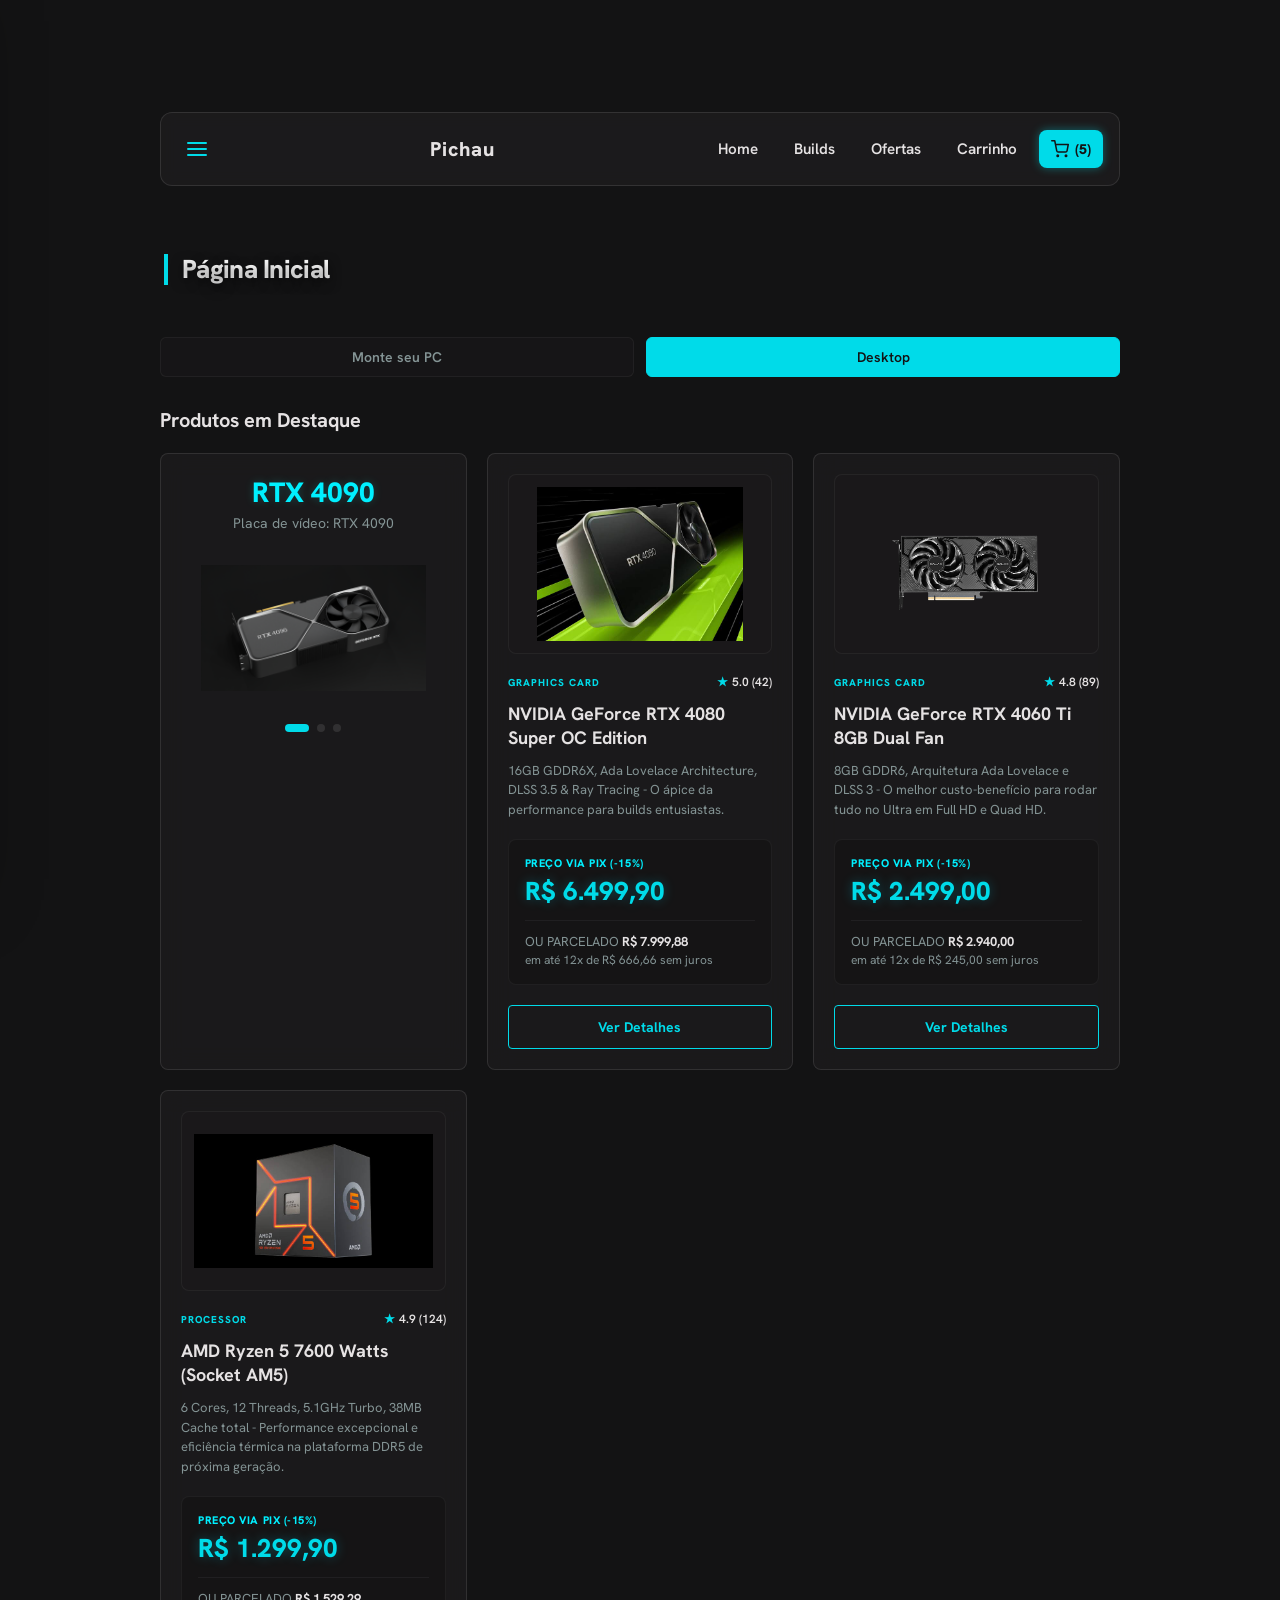
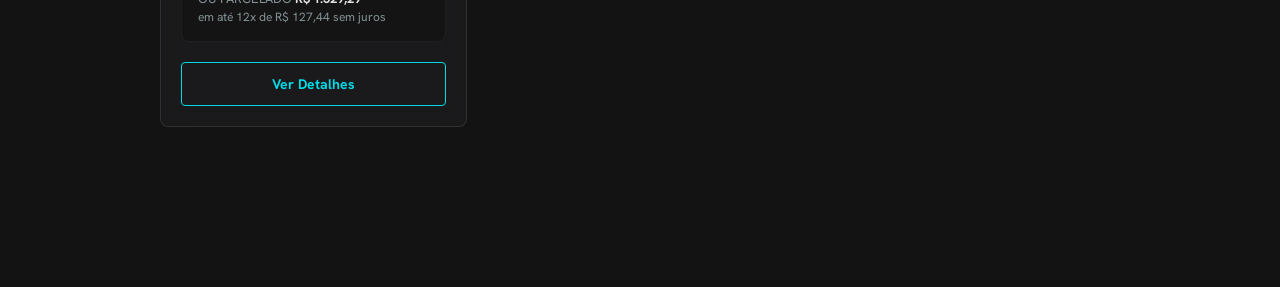
<file: home.html>
<!DOCTYPE html>
<html lang="pt-BR">
<head>
    <meta charset="UTF-8">
    <meta name="viewport" content="width=device-width, initial-scale=1.0">
    <link rel="preconnect" href="https://fonts.googleapis.com">
    <link rel="preconnect" href="https://fonts.gstatic.com" crossorigin>
    <link href="https://fonts.googleapis.com/css2?family=Hanken+Grotesk:wght@400;600;700;800&display=swap" rel="stylesheet">
    <link rel="stylesheet" href="style.css">
    <title>Home</title>
</head>
<body>
    <div class="offcanvas-backdrop" aria-hidden="true"></div>
    <aside class="offcanvas-menu" aria-hidden="true">
        <div class="offcanvas-menu__header">
            <strong>Menu</strong>
            <button class="offcanvas-close" aria-label="Fechar menu">×</button>
        </div>
        <nav class="offcanvas-nav">
            <a href="home.html">Home</a>
            <a href="builds.html">Builds</a>
            <a href="carrinho.html">Carrinho</a>
            <a href="preco.html">Ofertas</a>
            <a href="#">Perfil</a>
        </nav>
    </aside>
    <main class="page">
        <section class="screen screen--home" aria-label="Tela Inicial">
            <header class="home-header">
                <button class="icon-button" aria-label="Menu Principal">
                    <svg viewBox="0 0 24 24" fill="none" stroke="currentColor" stroke-width="2" stroke-linecap="round" stroke-linejoin="round" style="width: 24px; height: 24px;">
                        <line x1="3" y1="12" x2="21" y2="12"></line>
                        <line x1="3" y1="6" x2="21" y2="6"></line>
                        <line x1="3" y1="18" x2="21" y2="18"></line>
                    </svg>
                </button>
                
                <div class="home-header__brand-group">
                    <span class="home-brand">Pichau</span>
                </div>
                <div class="header-links">
                    <a href="home.html">Home</a>
                    <a href="builds.html">Builds</a>
                    <a href="preco.html">Ofertas</a>
                    <a href="carrinho.html">Carrinho</a>
                </div>
                
                <a href="carrinho.html" class="cart-button-highlight" aria-label="Carrinho de Compras">
                    <svg viewBox="0 0 24 24" fill="none" stroke="currentColor" stroke-width="2" stroke-linecap="round" stroke-linejoin="round" style="width: 18px; height: 18px;">
                        <circle cx="9" cy="21" r="1"></circle>
                        <circle cx="20" cy="21" r="1"></circle>
                        <path d="M1 1h4l2.68 13.39a2 2 0 0 0 2 1.61h9.72a2 2 0 0 0 2-1.61L23 6H6"></path>
                    </svg>
                    <span class="cart-count">(5)</span>
                </a>
            </header>
            <div class="header__copy" aria-label="Container">
                <h1>Página Inicial</h1>
            </div>

            <div class="category-nav">
                <button class="category-pill">Monte seu PC</button>
                <button class="category-pill category-pill--active">Desktop</button>
            </div>

            <h1 class="section-title">Produtos em Destaque</h1>

            <div class="products-featured">
                
                <article class="product-carousel-card card-surface">
                    <h2 class="carousel-product-title">RTX 4090</h2>
                    <p class="carousel-product-subtitle">Placa de vídeo: RTX 4090</p>
                    
                    <div class="product-media-frame frame-card">
                        <img src="figma-assets/4090.png" alt="GeForce RTX 4090" class="carousel-image">
                    </div>

                    <div class="carousel-dots">
                        <span class="dot dot--active"></span>
                        <span class="dot"></span>
                        <span class="dot"></span>
                    </div>
                </article>

                <article class="product-card card-surface" aria-label="NVIDIA GeForce RTX 4080 Super OC Edition">
                    <div class="product-card__image-wrapper">
                        <img src="figma-assets/4080.jpg" alt="RTX 4080 Super" class="product-card__image">
                    </div>

                    <div class="product-card__meta">
                        <span class="product-card__category">GRAPHICS CARD</span>
                        <div class="product-card__rating">
                            <span class="rating-star">★</span>
                            <span class="rating-value">5.0 (42)</span>
                        </div>
                    </div>

                    <h3 class="product-card__title">NVIDIA GeForce RTX 4080 Super OC Edition</h3>
                    <p class="product-card__description">16GB GDDR6X, Ada Lovelace Architecture, DLSS 3.5 & Ray Tracing - O ápice da performance para builds entusiastas.</p>
                    
                    <div class="pricing-panel">
                        <div class="pricing-panel__pix">
                            <span class="pix-tag">PREÇO VIA PIX (-15%)</span>
                            <strong class="pix-value">R$ 6.499,90</strong>
                        </div>
                        
                        <div class="pricing-panel__divider"></div>

                        <div class="pricing-panel__installments">
                            <span class="installment-label">OU PARCELADO <strong class="installment-full">R$ 7.999,88</strong></span>
                            <span class="installment-desc">em até 12x de R$ 666,66 sem juros</span>
                        </div>
                    </div>

                    <a href="detalhe.html" class="button button--add-cart" style="text-decoration: none; text-align: center; display: block;">Ver Detalhes</a>
                </article>

                <article class="product-card card-surface" aria-label="NVIDIA GeForce RTX 4060 Ti 8GB">
                    <div class="product-card__image-wrapper">
                        <img src="figma-assets/4060ti.png" alt="RTX 4060 Ti 8GB" class="product-card__image">
                    </div>

                    <div class="product-card__meta">
                        <span class="product-card__category">GRAPHICS CARD</span>
                        <div class="product-card__rating">
                            <span class="rating-star">★</span>
                            <span class="rating-value">4.8 (89)</span>
                        </div>
                    </div>

                    <h3 class="product-card__title">NVIDIA GeForce RTX 4060 Ti 8GB Dual Fan</h3>
                    <p class="product-card__description">8GB GDDR6, Arquitetura Ada Lovelace e DLSS 3 - O melhor custo-benefício para rodar tudo no Ultra em Full HD e Quad HD.</p>
                    
                    <div class="pricing-panel">
                        <div class="pricing-panel__pix">
                            <span class="pix-tag">PREÇO VIA PIX (-15%)</span>
                            <strong class="pix-value">R$ 2.499,00</strong>
                        </div>
                        
                        <div class="pricing-panel__divider"></div>

                        <div class="pricing-panel__installments">
                            <span class="installment-label">OU PARCELADO <strong class="installment-full">R$ 2.940,00</strong></span>
                            <span class="installment-desc">em até 12x de R$ 245,00 sem juros</span>
                        </div>
                    </div>

                    <a href="detalhe.html" class="button button--add-cart" style="text-decoration: none; text-align: center; display: block;">Ver Detalhes</a>
                </article>

                <article class="product-card card-surface" aria-label="AMD Ryzen 5 7600">
                    <div class="product-card__image-wrapper">
                        <img src="figma-assets\ryzen.jpg" alt="AMD Ryzen 5 7600" class="product-card__image">
                    </div>

                    <div class="product-card__meta">
                        <span class="product-card__category">PROCESSOR</span>
                        <div class="product-card__rating">
                            <span class="rating-star">★</span>
                            <span class="rating-value">4.9 (124)</span>
                        </div>
                    </div>

                    <h3 class="product-card__title">AMD Ryzen 5 7600 Watts (Socket AM5)</h3>
                    <p class="product-card__description">6 Cores, 12 Threads, 5.1GHz Turbo, 38MB Cache total - Performance excepcional e eficiência térmica na plataforma DDR5 de próxima geração.</p>
                    
                    <div class="pricing-panel">
                        <div class="pricing-panel__pix">
                            <span class="pix-tag">PREÇO VIA PIX (-15%)</span>
                            <strong class="pix-value">R$ 1.299,90</strong>
                        </div>
                        
                        <div class="pricing-panel__divider"></div>

                        <div class="pricing-panel__installments">
                            <span class="installment-label">OU PARCELADO <strong class="installment-full">R$ 1.529,29</strong></span>
                            <span class="installment-desc">em até 12x de R$ 127,44 sem juros</span>
                        </div>
                    </div>

                    <a href="detalhe.html" class="button button--add-cart" style="text-decoration: none; text-align: center; display: block;">Ver Detalhes</a>
                </article>

            </div>

            <script src="app.js"></script>
            <nav class="bottom-nav">
                <a href="home.html" class="bottom-nav__item" aria-label="Página Inicial">
                    <img src="figma-assets\nav-home.svg" alt="Home" class="bottom-nav__icon">
                    <span class="bottom-nav__label">Home</span>
                </a>
                
                <a href="#" class="bottom-nav__item" aria-label="Ir para Catálogo">
                    <img src="figma-assets\nav-catalog.svg" alt="Catálogo" class="bottom-nav__icon">
                    <span class="bottom-nav__label">Catálogo</span>
                </a>
                
                <a href="builds.html" class="bottom-nav__item" aria-label="Ir para Builds">
                    <img src="figma-assets\nav-builds.svg" alt="Builds" class="bottom-nav__icon">
                    <span class="bottom-nav__label">Builds</span>
                </a>
                
                <a href="preco.html" class="bottom-nav__item" aria-label="Ir para Ofertas">
                    <img src="figma-assets\nav-offers.svg" alt="Ofertas" class="bottom-nav__icon">
                    <span class="bottom-nav__label">Ofertas</span>
                </a>
                
                <a href="#" class="bottom-nav__item" aria-label="Ir para Perfil">
                    <img src="figma-assets\nav-profile.svg" alt="Perfil" class="bottom-nav__icon">
                    <span class="bottom-nav__label">Perfil</span>
                </a>
            </nav>

        </section>
    </main>
</body>
</html>
</file>
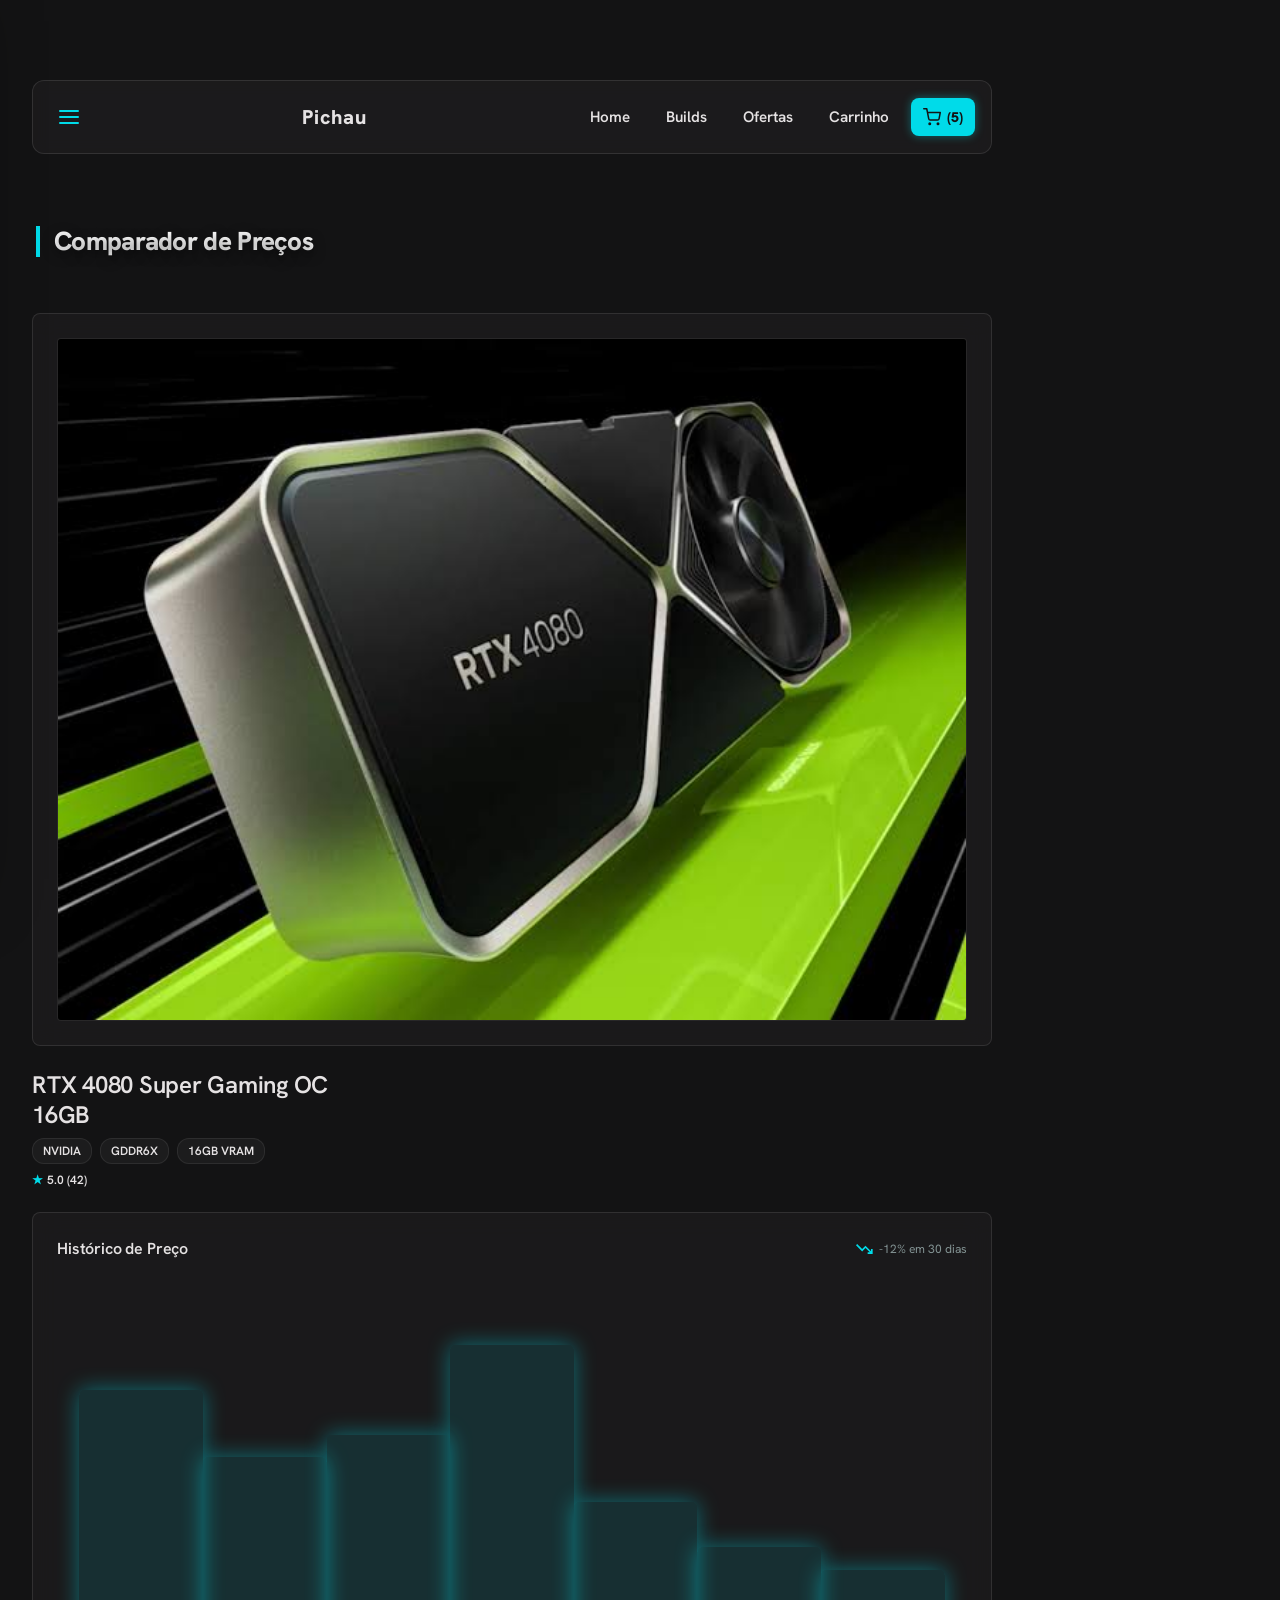
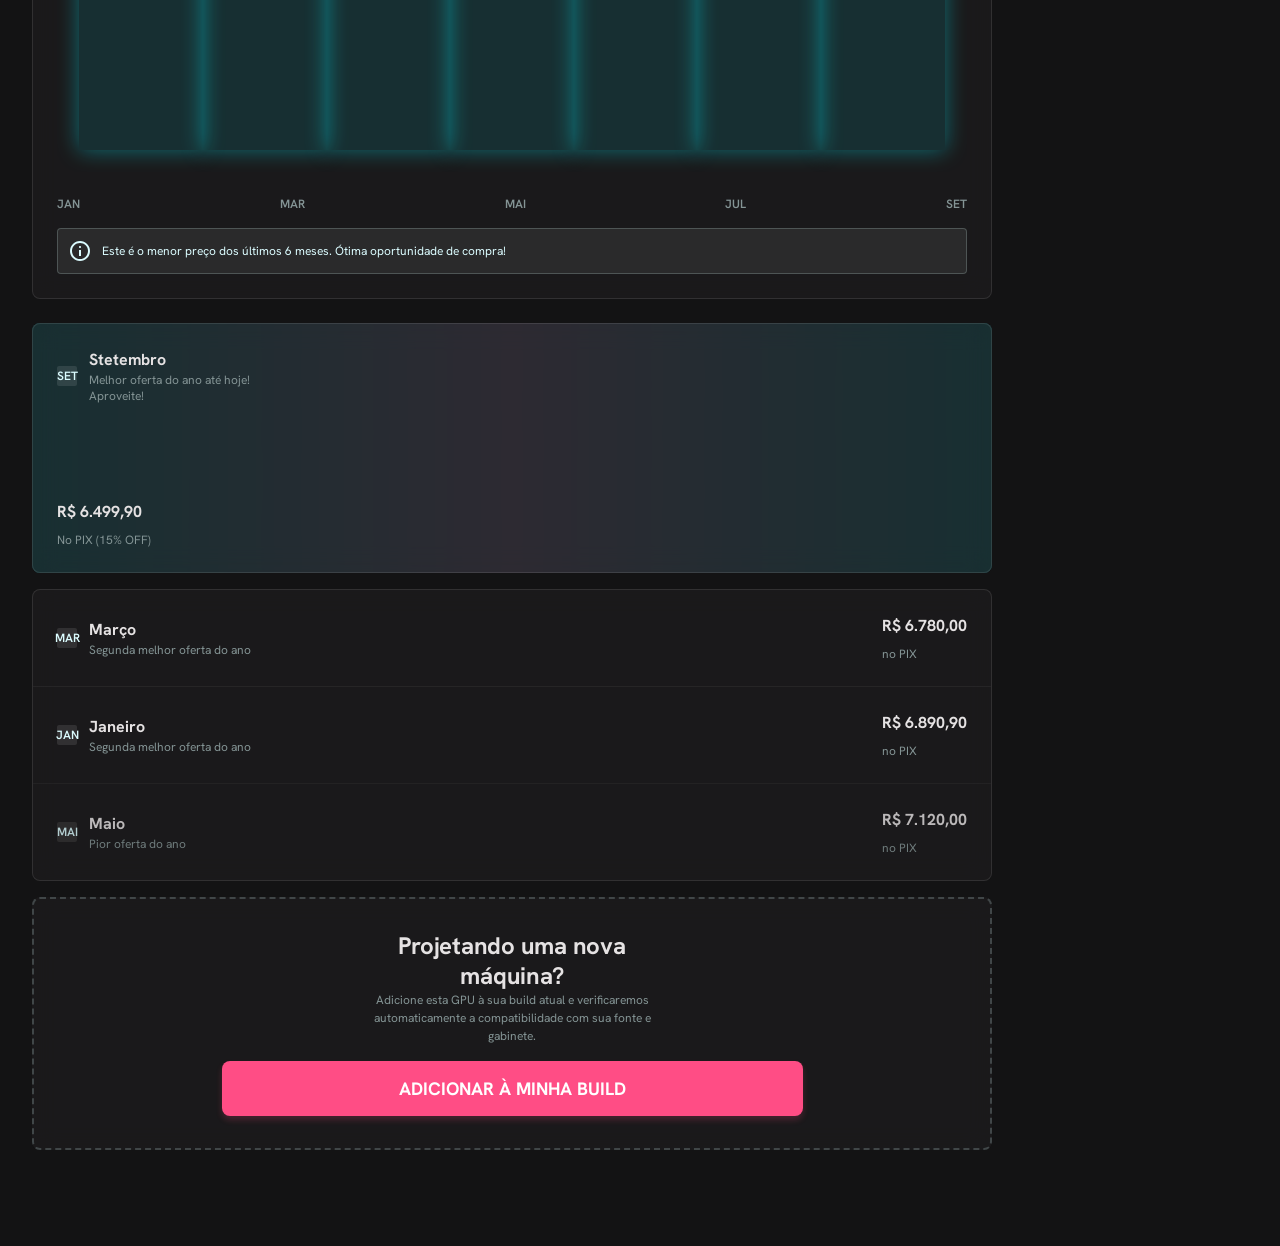
<file: preco.html>
﻿<!DOCTYPE html>
<html lang="pt-BR">
<head>
    <meta charset="UTF-8">
    <meta name="viewport" content="width=device-width, initial-scale=1.0">
    <link rel="preconnect" href="https://fonts.googleapis.com">
    <link rel="preconnect" href="https://fonts.gstatic.com" crossorigin>
    <link href="https://fonts.googleapis.com/css2?family=Hanken+Grotesk:wght@400;600;700;800&display=swap" rel="stylesheet">
    <link rel="stylesheet" href="style.css">
    <title>Preco</title>
</head>
<body>
    <div class="offcanvas-backdrop" aria-hidden="true"></div>
    <aside class="offcanvas-menu" aria-hidden="true">
        <div class="offcanvas-menu__header">
            <strong>Menu</strong>
            <button class="offcanvas-close" aria-label="Fechar menu">×</button>
        </div>
        <nav class="offcanvas-nav">
            <a href="home.html">Home</a>
            <a href="builds.html">Builds</a>
            <a href="carrinho.html">Carrinho</a>
            <a href="preco.html">Ofertas</a>
            <a href="#">Perfil</a>
        </nav>
    </aside>
    <main class="screen">
        <section class="main-grid" aria-label="Main Comparison Grid">
            
            <header class="home-header">
                <button class="icon-button" aria-label="Menu Principal">
                    <svg viewBox="0 0 24 24" fill="none" stroke="currentColor" stroke-width="2" stroke-linecap="round" stroke-linejoin="round" style="width: 24px; height: 24px;">
                        <line x1="3" y1="12" x2="21" y2="12"></line>
                        <line x1="3" y1="6" x2="21" y2="6"></line>
                        <line x1="3" y1="18" x2="21" y2="18"></line>
                    </svg>
                </button>
                
                <div class="home-header__brand-group">
                    <a href="home.html" class="home-brand" style="text-decoration: none; color: inherit; cursor: pointer;">Pichau</a>
                </div>
                <div class="header-links">
                    <a href="home.html">Home</a>
                    <a href="builds.html">Builds</a>
                    <a href="preco.html">Ofertas</a>
                    <a href="carrinho.html">Carrinho</a>
                </div>
                
                <a href="carrinho.html" class="cart-button-highlight" aria-label="Carrinho de Compras">
                    <svg viewBox="0 0 24 24" fill="none" stroke="currentColor" stroke-width="2" stroke-linecap="round" stroke-linejoin="round" style="width: 18px; height: 18px;">
                        <circle cx="9" cy="21" r="1"></circle>
                        <circle cx="20" cy="21" r="1"></circle>
                        <path d="M1 1h4l2.68 13.39a2 2 0 0 0 2 1.61h9.72a2 2 0 0 0 2-1.61L23 6H6"></path>
                    </svg>
                    <span class="cart-count">(5)</span>
                </a>
            </header>
            <div class="header__copy" aria-label="Container">
                <h1>Comparador de Preços</h1>
            </div>
            <article class="identity-card card" aria-label="Product Identity Card">
                <div class="card-surface card-surface--media" aria-label="Overlay+Border+OverlayBlur">
                    <div class="media-frame" aria-label="Background+Border">
                        <img src="figma-assets/4080.jpg" alt="RTX 4080 Super Gaming OC 16GB" class="media-frame__image">
                    </div>
                </div>

                <div class="identity-card__content" aria-label="Container">
                    <h2 class="product-title">RTX 4080 Super Gaming OC<br>16GB</h2>

                    <div class="badge-row" aria-label="Container">
                        <span class="pill">NVIDIA</span>
                        <span class="pill">GDDR6X</span>
                        <span class="pill">16GB VRAM</span>
                    </div>

                    <div class="product-card__rating">
                        <span class="rating-star">★</span>
                        <span class="rating-value">5.0 (42)</span>
                    </div>
                </div>

                <article class="price-history card-surface" aria-label="Price History Mini Chart">
                    <div class="price-history__header" aria-label="Container">
                        <h3>Histórico de Preço</h3>
                        <div class="price-history__delta">
                            <img src="figma-assets/price-chart.svg" alt="" aria-hidden="true">
                            <span>-12% em 30 dias</span>
                        </div>
                    </div>

                    <img src="figma-assets/price-graph.svg" alt="" class="price-history__graph" aria-hidden="true">

                    <div class="price-history__months" aria-label="Container">
                        <span>JAN</span>
                        <span>MAR</span>
                        <span>MAI</span>
                        <span>JUL</span>
                        <span>SET</span>
                    </div>

                    <div class="price-note" aria-label="Background+Border">
                        <img src="figma-assets/price-note.svg" alt="" class="price-note__icon" aria-hidden="true">
                        <p>Este é o menor preço dos últimos 6 meses. Ótima oportunidade de compra!</p>
                    </div>
                </article>
            </article>

            <section class="offers" aria-label="Price Comparison List">
                <article class="best-offer" aria-label="Best Offer Highlight">
                    <img src="figma-assets/gradient.png" alt="" class="best-offer__gradient" aria-hidden="true">

                    <div class="best-offer__panel card-surface" aria-label="Overlay+Border+OverlayBlur">
                        <div class="best-offer__top" aria-label="Container">
                            <span class="store-mark" aria-hidden="true">SET</span>

                            <div class="best-offer__store-copy">
                                <div class="best-offer__store-name">Stetembro</div>
                                <div class="best-offer__store-status">Melhor oferta do ano até hoje!<br>Aproveite!</div>
                            </div>
                        </div>

                        <div class="best-offer__bottom" aria-label="Container">
                            <strong class="best-offer__price">R$ 6.499,90</strong>
                            <span class="best-offer__pix">No PIX (15% OFF)</span>
                        </div>
                    </div>
                </article>

                <div class="retailer-list card-surface" aria-label="Retailer List">
                    <article class="retailer-item" aria-label="Item 1">
                        <div class="retailer-item__main">
                            <span class="store-mark" aria-hidden="true">MAR</span>
                            <div class="retailer-item__copy">
                                <div class="retailer-item__name">Março</div>
                                <div class="retailer-item__status">Segunda melhor oferta do ano</div>
                            </div>
                        </div>

                        <div class="retailer-item__pricing">
                            <strong class="retailer-item__price">R$ 6.780,00</strong>
                            <span class="retailer-item__pix">no PIX</span>
                        </div>
                    </article>

                    <article class="retailer-item" aria-label="Item 2">
                        <div class="retailer-item__main">
                            <span class="store-mark" aria-hidden="true">JAN</span>
                            <div class="retailer-item__copy">
                                <div class="retailer-item__name">Janeiro</div>
                                <div class="retailer-item__status">Segunda melhor oferta do ano</div>
                            </div>
                        </div>

                        <div class="retailer-item__pricing">
                            <strong class="retailer-item__price">R$ 6.890,90</strong>
                            <span class="retailer-item__pix">no PIX</span>
                        </div>
                    </article>

                    <article class="retailer-item retailer-item--faded" aria-label="Item 3">
                        <div class="retailer-item__main">
                            <span class="store-mark" aria-hidden="true">MAI</span>
                            <div class="retailer-item__copy">
                                <div class="retailer-item__name">Maio</div>
                                <div class="retailer-item__status">Pior oferta do ano</div>
                            </div>
                        </div>

                        <div class="retailer-item__pricing">
                            <strong class="retailer-item__price">R$ 7.120,00</strong>
                            <span class="retailer-item__pix">no PIX</span>
                        </div>
                    </article>
                </div>

                <article class="build-cta card-surface" aria-label="Add to Build CTA">
                    <div class="build-cta__copy" aria-label="Container">
                        <h2>Projetando uma nova<br>máquina?</h2>
                        <p>Adicione esta GPU à sua build atual e verificaremos automaticamente a compatibilidade com sua fonte e gabinete.</p>
                    </div>

                    <a href="builds.html" class="build-cta__button btn-rosado">
                        Adicionar à minha build
                    </a>

                </article>
            </section>
            <nav class="bottom-nav">
                <a href="home.html" class="bottom-nav__item" aria-label="Página Inicial">
                    <img src="figma-assets\nav-home.svg" alt="Home" class="bottom-nav__icon">
                    <span class="bottom-nav__label">Home</span>
                </a>
                
                <a href="#" class="bottom-nav__item" aria-label="Ir para Catálogo">
                    <img src="figma-assets\nav-catalog.svg" alt="Catálogo" class="bottom-nav__icon">
                    <span class="bottom-nav__label">Catálogo</span>
                </a>
                
                <a href="builds.html" class="bottom-nav__item" aria-label="Ir para Builds">
                    <img src="figma-assets\nav-builds.svg" alt="Builds" class="bottom-nav__icon">
                    <span class="bottom-nav__label">Builds</span>
                </a>
                
                <a href="preco.html" class="bottom-nav__item" aria-label="Ir para Ofertas">
                    <img src="figma-assets\nav-offers.svg" alt="Ofertas" class="bottom-nav__icon">
                    <span class="bottom-nav__label">Ofertas</span>
                </a>
                
                <a href="#" class="bottom-nav__item" aria-label="Ir para Perfil">
                    <img src="figma-assets\nav-profile.svg" alt="Perfil" class="bottom-nav__icon">
                    <span class="bottom-nav__label">Perfil</span>
                </a>
            </nav>
        </section>
        </main>
    <script src="app.js"></script>
</body>
</html>
</file>
<file: style.css>
* {
	box-sizing: border-box;
}

:root {
	color-scheme: dark;
	--bg: #131314;
	--card: rgba(32, 31, 32, 0.7);
	--card-strong: rgba(28, 27, 28, 0.4);
	--surface: rgba(32, 31, 32, 0.6);
	--surface-strong: #1c1b1c;
	--border: rgba(255, 255, 255, 0.1);
	--border-soft: rgba(255, 255, 255, 0.05);
	--text: #e5e2e3;
	--muted: #dbfcff;
	--cyan: #00dbe9;
	--cyan-soft: #00f0ff;
	--cyan-muted: #849495;
	--value: #e5e2e3;
	--violet: #7000ff;
	--violet-soft: #d1bcff;
	--purple: #7000ff;
}

html,
body {
	min-height: 100%;
}

body {
	margin: 0;
	min-height: 100vh;
	display: flex;
	justify-content: center;
	background: var(--bg);
	color: var(--text);
	font-family: "Hanken Grotesk", sans-serif;
}

.page {
	width: 100%;
	display: flex;
	flex-direction: column;
	align-items: center;
	gap: 80px;
	padding: 24px 0 48px;
}

img {
	display: block;
	max-width: 100%;
}

.screen {
	width: min(390px, calc(100vw - 16px));
	padding: 80px 16px 96px;
	display: flex;
	flex-direction: column;
	gap: 32px;
}

.screen--product {
	gap: 80px;
}

.screen--product .product-hero-section,
.screen--product .detailed-specifications,
.screen--product .upsell-section {
	display: flex;
	flex-direction: column;
	align-items: stretch;
}

.screen--product .product-hero-section {
	gap: 16px;
}

.screen--product .image-carousel-column {
	display: flex;
	flex-direction: column;
	gap: 16px;
}

.screen--product .frame-card {
	position: relative;
	overflow: hidden;
	border: 1px solid var(--border);
	background: var(--card);
	backdrop-filter: blur(12px);
	-webkit-backdrop-filter: blur(12px);
}

.screen--product .hero-media {
	width: 100%;
	aspect-ratio: 1;
	padding: 1px;
}

.screen--product .hero-image {
	width: 100%;
	height: 100%;
	object-fit: cover;
}

.screen--product .thumbnails {
	display: flex;
	gap: 16px;
	overflow-x: auto;
	padding-bottom: 8px;
	scrollbar-width: none;
}

.screen--product .thumbnails::-webkit-scrollbar {
	display: none;
}

.screen--product .thumbnail {
	width: 96px;
	height: 96px;
	flex: 0 0 auto;
	padding: 4px;
	border: 1px solid var(--border);
	background: rgba(32, 31, 32, 0.7);
	backdrop-filter: blur(12px);
	-webkit-backdrop-filter: blur(12px);
	border-radius: 0;
	cursor: default;
}

.screen--product .thumbnail--active {
	border-color: rgba(0, 219, 233, 0.7);
	box-shadow: 0 0 0 1px rgba(0, 240, 255, 0.08) inset;
}

.screen--product .thumbnail__image {
	width: 100%;
	height: 100%;
	object-fit: cover;
}

.screen--product .product-info-column {
	display: flex;
	flex-direction: column;
	gap: 24px;
}

.screen--product .stock-badge {
	display: inline-flex;
	width: fit-content;
	padding: 4px 12px;
	border: 1px solid rgba(125, 244, 255, 0.2);
	background: rgba(219, 252, 255, 0.1);
	color: var(--cyan-soft);
	font-size: 12px;
	font-weight: 600;
	line-height: 1.3333333333;
	letter-spacing: 0.05em;
}

.screen--product .headline-block {
	padding-top: 1px;
}

.screen--product .product-title {
	font-size: 32px;
	line-height: 1.25;
	font-weight: 700;
}

.screen--product .product-description {
	margin: 0;
	font-size: 16px;
	font-weight: 400;
	line-height: 1.5;
	color: var(--cyan-muted);
}

.screen--product .pricing-glass-card {
	padding: 24px;
}

.screen--product .pricing-glass-card__content {
	display: flex;
	flex-direction: column;
	gap: 16px;
	position: relative;
	z-index: 1;
}

.screen--product .pricing-stack {
	display: flex;
	flex-direction: column;
	gap: 4px;
}

.screen--product .label--small {
	font-size: 12px;
	font-weight: 600;
	line-height: 1.3333333333;
	letter-spacing: 0.1em;
	text-transform: uppercase;
	color: var(--cyan-muted);
}

.screen--product .pix-price {
	font-size: 48px;
	line-height: 1;
	font-weight: 800;
	letter-spacing: -0.02em;
	color: var(--cyan);
}

.screen--product .pricing-divider {
	width: 100%;
	height: 1px;
	background: rgba(255, 255, 255, 0.05);
}

.screen--product .installment-price {
	font-size: 24px;
	line-height: 1.3333333333;
	font-weight: 600;
	color: var(--text);
}

.screen--product .installment-note {
	margin: 0;
	font-size: 16px;
	line-height: 1.5;
	color: var(--cyan-muted);
}

.screen--product .pricing-glow {
	position: absolute;
	top: -47px;
	right: -5px;
	width: 96px;
	height: 96px;
	background: rgba(219, 252, 255, 0.05);
	filter: blur(64px);
	pointer-events: none;
}

.screen--product .action-buttons {
	display: flex;
	flex-direction: column;
	gap: 12px;
}

.screen--product .button,
.screen--product .mini-button,
.screen--product .build-complete-button {
	display: inline-flex;
	align-items: center;
	justify-content: center;
	text-decoration: none;
	border-radius: 4px;
}

.screen--product .button {
	gap: 8px;
	width: 100%;
	padding: 16px 0;
}

.screen--product .button--primary {
	background: var(--cyan-soft);
	color: #00363a;
	box-shadow: 0 4px 6px -4px rgba(0, 240, 255, 0.2), 0 10px 15px -3px rgba(0, 240, 255, 0.2);
}

.screen--product .button--secondary {
	gap: 8px;
	border: 1px solid var(--cyan-soft);
	color: var(--cyan-soft);
	background: transparent;
	padding: 16px 0;
}

.screen--product .button span {
	font-size: 18px;
	font-weight: 700;
	line-height: 1.5555555556;
	text-align: center;
}

.screen--product .button--secondary span,
.screen--product .build-complete-button span {
	font-size: 16px;
	font-weight: 400;
	line-height: 1.5;
	letter-spacing: 0.1em;
	text-transform: uppercase;
}

.screen--product .button__icon--buy {
	width: 16px;
	height: 20px;
}

.screen--product .button__icon--build,
.screen--product .button__icon--add,
.screen--product .button__icon--arrow {
	width: 16px;
	height: 16px;
}

.screen--product .quick-specs-list {
	display: flex;
	flex-direction: column;
}

.screen--product .quick-spec-row {
	display: flex;
	justify-content: space-between;
	gap: 16px;
	padding: 8px 0;
	border-bottom: 1px solid rgba(255, 255, 255, 0.05);
}

.screen--product .quick-spec-row--alt {
	background: rgba(28, 27, 28, 0.4);
	padding: 16px;
}

.screen--product .quick-spec-label,
.screen--product .quick-spec-value {
	font-size: 16px;
	line-height: 1.5;
}

.screen--product .quick-spec-label {
	color: var(--cyan-muted);
}

.screen--product .quick-spec-value {
	color: var(--text);
}

.screen--product .detailed-specifications {
	gap: 32px;
}

.screen--product .section-heading {
	display: flex;
	align-items: center;
	gap: 16px;
}

.screen--product .section-heading__accent {
	width: 4px;
	height: 32px;
	flex: 0 0 auto;
}

.screen--product .section-heading h2 {
	margin: 0;
	font-size: 24px;
	font-weight: 600;
	line-height: 1.3333333333;
	letter-spacing: -0.025em;
	text-transform: uppercase;
}

.screen--product .section-heading--purple .section-heading__accent,
.screen--product .section-heading--violet .section-heading__accent {
	background: var(--purple);
}

.screen--product .section-heading--purple h2 {
	color: var(--text);
}

.screen--product .section-heading--violet h2 {
	color: var(--violet-soft);
}

.screen--product .spec-grid {
	display: grid;
	grid-template-columns: repeat(2, minmax(0, 1fr));
}

.screen--product .spec-column {
	display: flex;
	flex-direction: column;
}

.screen--product .spec-row {
	display: flex;
	justify-content: space-between;
	gap: 16px;
	padding: 16px;
	border-bottom: 1px solid var(--border-soft);
}

.screen--product .spec-row--alt {
	background: var(--card-strong);
}

.screen--product .spec-label,
.screen--product .spec-value {
	font-size: 16px;
	line-height: 1.5;
}

.screen--product .spec-label {
	color: var(--cyan-muted);
}

.screen--product .spec-value {
	color: var(--value);
}

.screen--product .spec-value--strong {
	font-weight: 700;
	color: var(--value);
}

.screen--product .upsell-section {
	gap: 32px;
	padding-top: 16px;
}

.screen--product .upsell-header {
	display: flex;
	flex-direction: column;
	justify-content: space-between;
	gap: 16px;
}

.screen--product .upsell-copy {
	display: flex;
	flex-direction: column;
	gap: 8px;
}

.screen--product .upsell-description {
	margin: 0;
	font-size: 16px;
	line-height: 1.5;
	color: var(--cyan-muted);
}

.screen--product .build-complete-button {
	gap: 8px;
	justify-content: flex-start;
	width: fit-content;
	color: var(--value);
}

.screen--product .suggestion-grid {
	display: flex;
	flex-direction: column;
	gap: 16px;
}

.screen--product .suggestion-card {
	position: relative;
	overflow: hidden;
	display: flex;
	flex-direction: column;
	gap: 16px;
	padding: 24px;
	border: 1px solid var(--border);
	border-radius: 8px;
	background: rgba(32, 31, 32, 0.7);
	backdrop-filter: blur(12px);
	-webkit-backdrop-filter: blur(12px);
}

.screen--product .suggestion-card__top-row {
	display: flex;
	justify-content: space-between;
	gap: 16px;
}

.screen--product .suggestion-card__text-block {
	display: flex;
	flex-direction: column;
	gap: 15.5px;
}

.screen--product .suggestion-card__text-block--stacked {
	gap: 4px;
}

.screen--product .suggestion-card__eyebrow {
	font-size: 16px;
	letter-spacing: 0.1em;
	text-transform: uppercase;
	color: var(--violet-soft);
}

.screen--product .suggestion-card__title {
	margin: 0;
	font-size: 24px;
	line-height: 1.3333333333;
	font-weight: 600;
	color: var(--value);
}

.screen--product .suggestion-card__title--small {
	font-size: 18px;
	font-weight: 700;
}

.screen--product .suggestion-card__price {
	font-size: 48px;
	line-height: 1;
	font-weight: 700;
	color: var(--cyan);
}

.screen--product .suggestion-card__price--small {
	font-size: 16px;
	line-height: 1.5;
	color: var(--cyan-muted);
}

.screen--product .suggestion-card__image-wrap {
	display: flex;
	justify-content: center;
	align-items: center;
}

.screen--product .suggestion-card__image {
	width: 100%;
	height: auto;
	object-fit: cover;
}

.screen--product .suggestion-card__image--processor {
	width: 136px;
	flex: 0 0 auto;
	align-self: center;
}

.screen--product .mini-button {
	width: fit-content;
	gap: 8px;
	color: var(--cyan-muted);
}

.screen--product .mini-button span {
	font-size: 16px;
	line-height: 1.5;
	color: var(--cyan-muted);
}

.screen--product .suggestion-card__glow {
	position: absolute;
	pointer-events: none;
}

.screen--product .suggestion-card__glow--processor {
	right: 8px;
	bottom: 8px;
	width: 113.77px;
	height: 128px;
	background: rgba(219, 252, 255, 0.05);
	filter: blur(64px);
}

.header {
	display: flex;
	flex-direction: column;
	gap: 4px;
}

.eyebrow {
	font-size: 12px;
	font-weight: 600;
	line-height: 1.3333333333;
	letter-spacing: 0.1em;
	text-transform: uppercase;
	color: var(--cyan);
}

.header h1,
.product-title,
.price-history h3,
.build-cta h2 {
	margin: 0;
	font-weight: 700;
	letter-spacing: -0.01em;
	color: var(--text);
}

.header h1 {
	font-size: 32px;
	line-height: 1.25;
}

.search-bar {
	position: relative;
	min-height: 48px;
	padding: 13px 12px 14px 48px;
	background: #0e0e0f;
	border-bottom: 2px solid #3b494b;
}

.search-bar__icon {
	position: absolute;
	left: 16px;
	top: 13px;
	width: 18px;
	height: 24px;
}

.main-grid {
	display: flex;
	flex-direction: column;
	gap: 24px;
}

.card-surface {
	position: relative;
	overflow: hidden;
	border: 1px solid var(--border);
	background: var(--surface);
	backdrop-filter: blur(12px);
	-webkit-backdrop-filter: blur(12px);
	border-radius: 8px;
}

.identity-card {
	display: flex;
	flex-direction: column;
	gap: 24px;
}

.card-surface--media {
	padding: 24px;
}

.media-frame {
	border: 1px solid var(--border-soft);
	background: var(--surface-strong);
	border-radius: 4px;
	overflow: hidden;
}

.media-frame__image {
	width: 100%;
	height: auto;
	object-fit: cover;
}

.identity-card__content {
	display: flex;
	flex-direction: column;
	gap: 8px;
}

.product-title {
	font-size: 24px;
	line-height: 1.25;
	font-weight: 600;
}

.badge-row {
	display: flex;
	flex-wrap: wrap;
	gap: 8px;
}

.pill {
	display: inline-flex;
	align-items: center;
	justify-content: center;
	padding: 4px 10px;
	border-radius: 12px;
	border: 1px solid rgba(255, 255, 255, 0.08);
	background: rgba(255, 255, 255, 0.04);
	color: var(--text);
	font-size: 12px;
	font-weight: 600;
	line-height: 1.3333333333;
}

.rating-row {
	display: flex;
	align-items: center;
	gap: 8px;
	color: var(--text);
}

.rating-row__icon {
	width: 20px;
	height: 19px;
}

.rating-row__value {
	font-size: 16px;
	font-weight: 600;
	line-height: 1.5;
}

.rating-row__meta,
.price-history__delta span,
.price-note p,
.retailer-item__status,
.best-offer__store-status,
.best-offer__pix,
.retailer-item__pix {
	font-size: 12px;
	line-height: 1.3333333333;
	color: var(--cyan-muted);
}

.price-history {
	display: flex;
	flex-direction: column;
	gap: 16px;
	padding: 24px;
}

.price-history__header {
	display: flex;
	justify-content: space-between;
	align-items: center;
	gap: 12px;
}

.price-history h3 {
	font-size: 16px;
	line-height: 1.5;
	font-weight: 600;
}

.price-history__delta {
	display: flex;
	align-items: center;
	gap: 6px;
	white-space: nowrap;
}

.price-history__delta img {
	width: 17px;
	height: 10px;
}

.price-history__graph {
	width: 100%;
	height: auto;
}

.price-history__months {
	display: flex;
	justify-content: space-between;
	padding: 8px 0 0;
	font-size: 12px;
	font-weight: 600;
	line-height: 1.3333333333;
	color: var(--cyan-muted);
}

.price-note {
	display: flex;
	align-items: center;
	gap: 12px;
	padding: 12px;
	background: #2a2a2b;
	border: 1px solid rgba(219, 252, 255, 0.2);
	border-radius: 4px;
}

.price-note__icon {
	width: 20px;
	height: 20px;
	flex: 0 0 auto;
}

.price-note p {
	margin: 0;
	font-size: 12px;
	line-height: 1.5;
	color: var(--muted);
}

.offers {
	display: flex;
	flex-direction: column;
	gap: 16px;
}

.best-offer {
	position: relative;
	border-radius: 8px;
}

.best-offer__gradient {
	position: absolute;
	inset: 0;
	width: 100%;
	height: 100%;
	object-fit: cover;
	opacity: 0.5;
	border-radius: 8px;
}

.best-offer__panel {
	position: relative;
	padding: 24px;
	display: flex;
	flex-direction: column;
	justify-content: space-between;
	min-height: 250px;
}

.best-offer__top,
.retailer-item__main {
	display: flex;
	align-items: center;
	gap: 12px;
}

.store-mark {
	display: inline-flex;
	align-items: center;
	justify-content: center;
	width: 20px;
	height: 20px;
	border-radius: 2px;
	background: rgba(255, 255, 255, 0.1);
	color: #dbfcff;
	font-size: 12px;
	font-weight: 600;
	line-height: 1;
}

.best-offer__store-name,
.retailer-item__name {
	font-size: 16px;
	font-weight: 700;
	line-height: 1.5;
	color: var(--text);
}

.best-offer__store-copy,
.retailer-item__copy {
	display: flex;
	flex-direction: column;
	gap: 0;
}

.best-offer__bottom,
.retailer-item__pricing {
	display: flex;
	flex-direction: column;
	gap: 8px;
}

.best-offer__price,
.retailer-item__price {
	font-size: 16px;
	font-weight: 700;
	line-height: 1.5;
	color: var(--text);
}

.action-pair {
	display: flex;
	gap: 8px;
	padding-top: 4px;
}

.action-pair--compact {
	padding-top: 0;
}

.action-pair__button {
	width: 56px;
	height: 24px;
	border-radius: 4px;
}

.action-pair__button--filled {
	background: rgba(219, 252, 255, 0.08);
	border: 1px solid rgba(255, 255, 255, 0.04);
}

.action-pair__button--outlined {
	background: transparent;
	border: 1px solid rgba(219, 252, 255, 0.28);
}

.retailer-list {
	display: flex;
	flex-direction: column;
	padding: 0;
	overflow: hidden;
}

.retailer-item {
	display: flex;
	justify-content: space-between;
	gap: 16px;
	padding: 24px;
	align-items: center;
}

.retailer-item + .retailer-item {
	border-top: 1px solid rgba(255, 255, 255, 0.05);
}

.retailer-item--faded {
	opacity: 0.8;
}

.build-cta {
	display: flex;
	flex-direction: column;
	align-items: center;
	justify-content: center;
	gap: 16px;
	padding: 32px;
	border: 2px dashed rgba(219, 252, 255, 0.2);
	background: rgba(32, 31, 32, 0.6);
	text-align: center;
}

.build-cta__copy {
	display: flex;
	flex-direction: column;
	gap: 0;
	align-items: center;
}

.build-cta h2 {
	font-size: 24px;
	line-height: 1.25;
	font-weight: 700;
}

.build-cta p {
	margin: 0;
	font-size: 12px;
	line-height: 1.5;
	color: var(--cyan-muted);
	max-width: 280px;
}

.build-cta__button {
	width: min(100%, 581px);
	height: auto;
}

@media (max-width: 389px) {
	body {
		justify-content: flex-start;
	}

	.page {
		padding-top: 0;
	}

	.screen {
		width: 100%;
	}
}

.quick-spec-label,
.spec-label,
.suggestion-card__eyebrow {
	font-size: 16px;
	line-height: 1.5;
	color: var(--cyan-muted);
}

.quick-spec-value,
.spec-value {
	font-size: 16px;
	line-height: 1.5;
	color: var(--value);
}

.detailed-specifications {
	gap: 32px;
}

.section-heading {
	display: flex;
	align-items: center;
	gap: 16px;
}

.section-heading__accent {
	width: 4px;
	height: 32px;
	flex: 0 0 auto;
}

.section-heading h2 {
	margin: 0;
	font-size: 24px;
	font-weight: 600;
	line-height: 1.3333333333;
	letter-spacing: -0.025em;
	text-transform: uppercase;
}

.section-heading--purple .section-heading__accent {
	background: var(--purple);
}

.section-heading--purple h2 {
	color: var(--value);
}

.section-heading--violet .section-heading__accent {
	background: var(--purple);
}

.section-heading--violet h2 {
	color: var(--violet-soft);
}

.spec-grid {
	display: grid;
	grid-template-columns: repeat(2, minmax(0, 1fr));
}

.spec-column {
	display: flex;
	flex-direction: column;
}

.spec-row {
	display: flex;
	justify-content: space-between;
	gap: 16px;
	padding: 16px;
	border-bottom: 1px solid var(--border-soft);
}

.spec-row--alt {
	background: var(--card-strong);
}

.spec-value--strong {
	font-weight: 700;
	color: var(--value);
}

.upsell-section {
	gap: 32px;
	padding-top: 16px;
}

.upsell-header {
	display: flex;
	flex-direction: column;
	justify-content: space-between;
	gap: 16px;
}

.upsell-copy {
	display: flex;
	flex-direction: column;
	gap: 8px;
}

.upsell-description {
	margin: 0;
	font-size: 16px;
	line-height: 1.5;
	color: var(--cyan-muted);
}

.build-complete-button {
	gap: 8px;
	justify-content: flex-start;
	width: fit-content;
	color: var(--value);
}

.suggestion-grid {
	display: flex;
	flex-direction: column;
	gap: 16px;
}

.suggestion-card {
	position: relative;
	overflow: hidden;
	display: flex;
	flex-direction: column;
	gap: 16px;
	padding: 24px;
	border: 1px solid var(--border);
	border-radius: 8px;
	background: rgba(32, 31, 32, 0.7);
	backdrop-filter: blur(12px);
	-webkit-backdrop-filter: blur(12px);
}

.suggestion-card__top-row {
	display: flex;
	justify-content: space-between;
	gap: 16px;
}

.suggestion-card__text-block {
	display: flex;
	flex-direction: column;
	gap: 15.5px;
}

.suggestion-card__text-block--stacked {
	gap: 4px;
}

.suggestion-card__eyebrow {
	font-size: 16px;
	letter-spacing: 0.1em;
	text-transform: uppercase;
	color: var(--violet-soft);
}

.suggestion-card__title {
	margin: 0;
	font-size: 24px;
	line-height: 1.3333333333;
	font-weight: 600;
	color: var(--value);
}

.suggestion-card__title--small {
	font-size: 18px;
	font-weight: 700;
}

.suggestion-card__price {
	font-size: 48px;
	line-height: 1;
	font-weight: 700;
	color: var(--cyan);
}

.suggestion-card__price--small {
	font-size: 16px;
	line-height: 1.5;
	color: var(--cyan-muted);
}

.suggestion-card__image-wrap {
	display: flex;
	justify-content: center;
	align-items: center;
}

.suggestion-card__image {
	width: 100%;
	height: auto;
	object-fit: cover;
}

.suggestion-card__image--processor {
	width: 136px;
	flex: 0 0 auto;
	align-self: center;
}

.mini-button {
	width: fit-content;
	gap: 8px;
	color: var(--cyan-muted);
}

.mini-button span {
	font-size: 16px;
	line-height: 1.5;
	color: var(--cyan-muted);
}

.suggestion-card__glow {
	position: absolute;
	pointer-events: none;
}

.suggestion-card__glow--processor {
	right: 8px;
	bottom: 8px;
	width: 113.77px;
	height: 128px;
	background: rgba(219, 252, 255, 0.05);
	filter: blur(64px);
}

@media (max-width: 420px) {
	body {
		padding-inline: 0;
	}

	.page {
		gap: 64px;
	}

	.spec-grid {
		grid-template-columns: 1fr;
	}

	.suggestion-card__top-row {
		flex-direction: column;
	}

	.suggestion-card__image--processor {
		width: 100%;
		max-width: 192px;
		align-self: flex-end;
	}
}

.screen--projects {
	padding-top: 12px;
	padding-bottom: 16px;
	gap: 12px;
	background: linear-gradient(180deg, #131314 0%, #111112 100%);
}

.projects-topbar {
	display: flex;
	align-items: center;
	justify-content: space-between;
	gap: 12px;
	margin-bottom: 6px;
}

.projects-brand {
	font-size: 18px;
	font-weight: 800;
	line-height: 1.1;
	letter-spacing: 0.02em;
	color: var(--cyan-soft);
}

.icon-button {
	appearance: none;
	border: 0;
	padding: 0;
	width: 20px;
	height: 20px;
	background: transparent;
	color: var(--cyan-soft);
	display: inline-flex;
	align-items: center;
	justify-content: center;
}

.icon-menu,
.icon-cart {
	display: block;
	position: relative;
	width: 18px;
	height: 18px;
}

.icon-menu::before,
.icon-menu::after {
	content: "";
	position: absolute;
	left: 0;
	right: 0;
	height: 2px;
	background: currentColor;
	border-radius: 999px;
}

.icon-menu::before {
	top: 4px;
	box-shadow: 0 5px 0 currentColor, 0 10px 0 currentColor;
}

.icon-cart::before {
	content: "";
	position: absolute;
	left: 2px;
	top: 4px;
	width: 12px;
	height: 9px;
	border: 2px solid currentColor;
	border-top: 0;
	border-radius: 0 0 3px 3px;
}

.icon-cart::after {
	content: "";
	position: absolute;
	left: 4px;
	top: 13px;
	width: 2px;
	height: 2px;
	background: currentColor;
	box-shadow: 7px 0 0 currentColor;
	border-radius: 50%;
}

.projects-panel {
	border: 1px solid rgba(0, 219, 233, 0.5);
	border-style: dotted;
	background: rgba(18, 18, 19, 0.96);
	padding: 12px;
	box-shadow: 0 0 0 1px rgba(0, 219, 233, 0.08) inset;
}

.projects-panel__header,
.compatibility-header,
.summary-top {
	display: flex;
	align-items: center;
	justify-content: space-between;
	gap: 12px;
}

.projects-panel__header h2,
.projects-panel__section-title {
	margin: 0;
	font-size: 18px;
	font-weight: 600;
	line-height: 1.1;
	color: var(--text);
}

.projects-draft-link {
	display: inline-flex;
	align-items: center;
	gap: 4px;
	font-size: 11px;
	line-height: 1.2;
	font-weight: 600;
	color: var(--cyan-soft);
	text-decoration: none;
	white-space: nowrap;
}

.projects-draft-link__plus {
	display: inline-flex;
	width: 14px;
	height: 14px;
	align-items: center;
	justify-content: center;
	border: 1px solid currentColor;
	border-radius: 50%;
	font-size: 12px;
	line-height: 1;
}

.projects-cards {
	display: grid;
	grid-template-columns: repeat(2, minmax(0, 1fr));
	gap: 10px;
	margin-top: 10px;
}

.project-card {
	min-height: 80px;
	padding: 10px 12px;
	border-radius: 6px;
	background: linear-gradient(180deg, #1a191a 0%, #151416 100%);
	display: flex;
	flex-direction: column;
	justify-content: space-between;
	gap: 4px;
	border: 1px solid rgba(255, 255, 255, 0.05);
}

.project-card--active {
	background: linear-gradient(180deg, #7d00ff 0%, #5f00d3 100%);
	border-color: rgba(255, 255, 255, 0.04);
}

.project-card__status {
	font-size: 10px;
	font-weight: 700;
	letter-spacing: 0.08em;
	text-transform: uppercase;
	color: rgba(219, 252, 255, 0.7);
}

.project-card__status--muted {
	color: rgba(219, 252, 255, 0.35);
}

.project-card__title {
	font-size: 16px;
	line-height: 1.1;
	font-weight: 600;
	color: #fff;
}

.project-card__title--muted,
.project-card__price--muted {
	color: rgba(255, 255, 255, 0.55);
}

.project-card__price {
	font-size: 11px;
	line-height: 1.1;
	font-weight: 600;
	color: rgba(255, 255, 255, 0.82);
}

.projects-panel--compatibility {
	display: flex;
	flex-direction: column;
	gap: 10px;
}

.compatibility-header__label {
	display: inline-flex;
	align-items: center;
	gap: 8px;
	font-size: 11px;
	font-weight: 600;
	letter-spacing: 0.08em;
	text-transform: uppercase;
	color: var(--cyan-muted);
}

.compatibility-header strong {
	font-size: 16px;
	color: var(--cyan-soft);
}

.compatibility-header__icon {
	width: 16px;
	height: 16px;
	border-radius: 50%;
	border: 2px solid var(--cyan-soft);
	position: relative;
}

.compatibility-header__icon::after {
	content: "";
	position: absolute;
	left: 3px;
	top: 4px;
	width: 6px;
	height: 3px;
	border-left: 2px solid var(--cyan-soft);
	border-bottom: 2px solid var(--cyan-soft);
	transform: rotate(-45deg);
}

.compatibility-bar {
	height: 6px;
	border-radius: 999px;
	background: #2a2a2b;
	overflow: hidden;
}

.compatibility-bar__fill {
	display: block;
	width: 95%;
	height: 100%;
	border-radius: inherit;
	background: linear-gradient(90deg, #7d00ff 0%, #00f0ff 100%);
}

.compatibility-note {
	margin: 0;
	font-size: 11px;
	line-height: 1.4;
	color: rgba(219, 252, 255, 0.8);
}

.projects-panel--components {
	display: flex;
	flex-direction: column;
	gap: 10px;
}

.component-list {
	display: flex;
	flex-direction: column;
	gap: 8px;
}

.component-row {
	display: grid;
	grid-template-columns: 54px 1fr 22px;
	gap: 10px;
	align-items: center;
	min-height: 52px;
	padding: 8px;
	background: rgba(28, 27, 28, 0.95);
	border: 1px solid rgba(255, 255, 255, 0.06);
	border-radius: 4px;
}

.component-row--empty {
	opacity: 0.8;
}

.component-row__thumb {
	width: 54px;
	height: 38px;
	border-radius: 4px;
	background: linear-gradient(135deg, #0f0f10 0%, #27272a 100%);
	position: relative;
	overflow: hidden;
}

.component-row__thumb::after {
	content: "";
	position: absolute;
	inset: 0;
	background: linear-gradient(135deg, rgba(0, 240, 255, 0.18), transparent 60%);
}

.component-row__thumb--motherboard {
	background: linear-gradient(135deg, #101214 0%, #263046 100%);
}

.component-row__thumb--psu {
	background: linear-gradient(135deg, #111 0%, #203241 100%);
}

.component-row__thumb--empty {
	background: rgba(20, 20, 21, 0.9);
	border: 1px solid rgba(255, 255, 255, 0.04);
}

.component-row__copy {
	display: flex;
	flex-direction: column;
	gap: 2px;
	min-width: 0;
}

.component-row__type {
	font-size: 10px;
	font-weight: 600;
	line-height: 1.2;
	letter-spacing: 0.08em;
	text-transform: uppercase;
	color: var(--cyan);
}

.component-row__name {
	font-size: 13px;
	line-height: 1.2;
	font-weight: 600;
	color: var(--text);
}

.component-row__name--empty {
	font-style: italic;
	font-weight: 600;
	color: rgba(255, 255, 255, 0.45);
}

.component-row__price {
	font-size: 10px;
	line-height: 1.2;
	color: rgba(255, 255, 255, 0.72);
}

.row-action {
	appearance: none;
	border: 0;
	background: transparent;
	color: var(--cyan-soft);
	font-size: 22px;
	line-height: 1;
	padding: 0;
	width: 22px;
	height: 22px;
	display: inline-flex;
	align-items: center;
	justify-content: center;
}

.row-action--add {
	color: var(--cyan-soft);
	font-size: 24px;
	font-weight: 400;
}

.projects-panel--summary {
	display: flex;
	flex-direction: column;
	gap: 10px;
}

.summary-top__left,
.summary-top__right {
	display: flex;
	flex-direction: column;
	gap: 2px;
}

.summary-top__label,
.summary-top__right span {
	font-size: 10px;
	font-weight: 600;
	letter-spacing: 0.08em;
	text-transform: uppercase;
	color: rgba(255, 255, 255, 0.35);
}

.summary-top__total {
	font-size: 12px;
	font-weight: 600;
	color: rgba(255, 255, 255, 0.55);
}

.summary-top__right strong {
	font-size: 28px;
	line-height: 1;
	font-weight: 800;
	color: var(--text);
}

.summary-button {
	display: flex;
	align-items: center;
	justify-content: center;
	gap: 10px;
	min-height: 48px;
	padding: 12px 16px;
	border-radius: 4px;
	background: linear-gradient(180deg, #20e0ff 0%, #09d9ff 100%);
	color: #04161a;
	text-decoration: none;
	font-size: 16px;
	font-weight: 700;
	box-shadow: 0 6px 18px rgba(0, 240, 255, 0.18);
}

.summary-button__icon {
	width: 14px;
	height: 14px;
	border: 2px solid currentColor;
	border-top: 0;
	border-left: 0;
	transform: rotate(45deg);
	margin-top: -2px;
}

.bottom-nav {
	display: grid;
	grid-template-columns: repeat(5, minmax(0, 1fr));
	gap: 2px;
	margin-top: 2px;
	padding-top: 8px;
	border-top: 1px solid rgba(255, 255, 255, 0.05);
}

.bottom-nav__item {
	display: flex;
	flex-direction: column;
	align-items: center;
	gap: 4px;
	padding: 4px 0 0;
	text-decoration: none;
	color: rgba(255, 255, 255, 0.58);
	font-size: 10px;
	line-height: 1.1;
}

.bottom-nav__item--active {
	color: var(--cyan-soft);
}

.bottom-nav__icon {
	position: relative;
	display: block;
	width: 18px;
	height: 18px;
}

.bottom-nav__icon--home::before,
.bottom-nav__icon--catalog::before,
.bottom-nav__icon--builds::before,
.bottom-nav__icon--offers::before,
.bottom-nav__icon--profile::before {
	content: "";
	position: absolute;
	inset: 0;
	border: 2px solid currentColor;
	border-radius: 2px;
}

.bottom-nav__icon--home::after {
	content: "";
	position: absolute;
	left: 4px;
	top: 1px;
	width: 8px;
	height: 8px;
	border-left: 2px solid currentColor;
	border-top: 2px solid currentColor;
	transform: rotate(45deg);
}

.bottom-nav__icon--catalog::after {
	content: "";
	position: absolute;
	left: 3px;
	top: 3px;
	width: 10px;
	height: 10px;
	border: 2px solid currentColor;
	box-sizing: border-box;
}

.bottom-nav__icon--builds::after {
	content: "";
	position: absolute;
	left: 5px;
	top: 4px;
	width: 8px;
	height: 8px;
	border-radius: 50%;
	background: currentColor;
	box-shadow: 0 5px 0 -2px currentColor;
}

.bottom-nav__icon--offers::after {
	content: "";
	position: absolute;
	left: 3px;
	top: 3px;
	width: 10px;
	height: 10px;
	border: 2px solid currentColor;
	transform: rotate(45deg);
}

.bottom-nav__icon--profile::after {
	content: "";
	position: absolute;
	left: 4px;
	top: 2px;
	width: 8px;
	height: 8px;
	border-radius: 50%;
	border: 2px solid currentColor;
	box-sizing: border-box;
}

@media (max-width: 420px) {
	.screen--projects {
		width: 100%;
	}

	.projects-panel {
		padding: 10px;
	}

	.summary-top__right strong {
		font-size: 26px;
	}
}

/* =========================================
   ESTILOS ESPECÍFICOS DA TELA INICIAL (HOME)
   ========================================= */

.screen--home {
	display: flex;
	flex-direction: column;
	gap: 20px;
	padding-bottom: 90px; /* Espaço para não cobrir o conteúdo com a bottom-nav */
}

/* Header da Home */
.home-header {
	display: flex;
	justify-content: space-between;
	align-items: center;
	width: 100%;
	padding: 10px 0;
}

.home-brand {
	font-size: 20px;
	font-weight: 800;
	color: var(--text);
	letter-spacing: 0.05em;
}

.icon-button {
	background: none;
	border: none;
	color: var(--cyan);
	cursor: pointer;
	padding: 8px;
	display: flex;
	align-items: center;
	justify-content: center;
}

.icon-button svg {
	width: 24px;
	height: 24px;
}

.home-cart {
	color: var(--cyan);
	gap: 4px;
	font-weight: 600;
	font-size: 14px;
}

/* Menu de Categorias (Pills) */
.category-nav {
	display: flex;
	gap: 12px;
	width: 100%;
}

.category-pill {
	flex: 1;
	background: var(--card-strong);
	border: 1px solid var(--border-soft);
	color: var(--cyan-muted);
	padding: 10px;
	border-radius: 6px;
	font-family: inherit;
	font-weight: 600;
	font-size: 14px;
	cursor: pointer;
	transition: all 0.2s ease;
}

.category-pill--active {
	background: var(--cyan);
	color: var(--bg);
	border-color: var(--cyan);
}

/* Título da Seção */
.section-title {
	font-size: 20px;
	font-weight: 700;
	color: var(--text);
	margin: 10px 0 0 0;
}

/* Lista de Produtos */
.products-featured {
	display: flex;
	flex-direction: column;
	gap: 20px;
	width: 100%;
}

/* Card 1: Carrossel */
.product-carousel-card {
	display: flex;
	flex-direction: column;
	align-items: center;
	padding: 20px;
	text-align: center;
}

.carousel-product-title {
	font-size: 28px;
	font-weight: 800;
	color: var(--cyan-soft);
	margin: 0 0 4px 0;
	text-shadow: 0 0 10px rgba(0, 240, 255, 0.2);
}

.carousel-product-subtitle {
	font-size: 14px;
	color: var(--cyan-muted);
	margin: 0 0 16px 0;
}

.product-media-frame {
	width: 100%;
	height: 160px;
	display: flex;
	align-items: center;
	justify-content: center;
	margin-bottom: 16px;
}

.carousel-image {
	max-width: 85%;
	max-height: 85%;
	object-fit: contain;
}

.carousel-dots {
	display: flex;
	gap: 8px;
	justify-content: center;
}

.dot {
	width: 8px;
	height: 8px;
	border-radius: 50%;
	background: var(--border);
}

.dot--active {
	width: 24px;
	border-radius: 4px;
	background: var(--cyan);
}

.suggestions-slider-wrapper {
	display: flex;
	align-items: center;
	gap: 12px;
	width: 100%;
}

.suggestions-slider-wrapper .slider-control {
	width: 40px;
	height: 40px;
	border-radius: 50%;
	border: 1px solid rgba(255,255,255,0.16);
	background: rgba(255,255,255,0.06);
	color: #fff;
	font-size: 24px;
	display: inline-flex;
	align-items: center;
	justify-content: center;
	cursor: pointer;
	transition: background 0.2s ease;
}

.suggestions-slider-wrapper .slider-control:hover {
	background: rgba(255,255,255,0.12);
}

.dot--active {
	width: 24px;
	border-radius: 4px;
	background: var(--cyan);
}

/* Card 2: Especificações */
.product-spec-card {
	padding: 20px;
	display: flex;
	flex-direction: column;
	gap: 16px;
}

.spec-product-title {
	font-size: 22px;
	font-weight: 700;
	color: var(--text);
	margin: 0;
}

.spec-list {
	list-style: none;
	padding: 0;
	margin: 0;
	display: flex;
	flex-direction: column;
	gap: 8px;
}

.spec-list li {
	font-size: 14px;
	color: var(--cyan-muted);
	position: relative;
	padding-left: 14px;
}

.spec-list li::before {
	content: "•";
	position: absolute;
	left: 0;
	color: var(--cyan);
}

/* Botão Add to Cart */
.button--add-cart {
	width: 100%;
	background: transparent;
	border: 1px solid var(--cyan);
	color: var(--cyan);
	padding: 12px;
	font-weight: 700;
	font-size: 14px;
	border-radius: 4px;
	cursor: pointer;
	transition: all 0.2s ease;
}

.button--add-cart:hover {
	background: rgba(0, 219, 233, 0.1);
}

/* Ajuste do Header Geral para alinhar os três blocos */
.home-header {
    display: flex;
    align-items: center;
    justify-content: space-between; /* Empurra um para cada ponta e um no centro */
    padding: 16px;
    background: var(--card);
    border: 1px solid var(--border);
    border-radius: 12px;
    backdrop-filter: blur(8px);
    -webkit-backdrop-filter: blur(8px);
    margin-bottom: 24px;
    text-align: center;
}

/* Agrupamento dos textos centrais para não desalinharem */
.home-header__brand-group {
    display: flex;
    flex-direction: column;
    align-items: center;
    flex: 1; /* Faz o grupo ocupar o meio da tela */
}

/* Botão do menu (Garante tamanho fixo para não distorcer) */
.icon-button {
    background: none;
    border: none;
    color: var(--cyan);
    cursor: pointer;
    padding: 8px;
    display: flex;
    align-items: center;
    justify-content: center;
    width: 40px;
    height: 40px;
}

/* Botão de carrinho destacado na Direita (Tema Cyberpunk/Ciano) */
.cart-button-highlight {
    display: flex;
    align-items: center;
    gap: 6px;
    background-color: var(--cyan);
    color: var(--bg);
    border: none;
    border-radius: 8px;
    padding: 8px 12px;
    font-weight: 800;
    font-family: inherit;
    font-size: 14px;
    text-decoration: none;
    cursor: pointer;
    box-shadow: 0 0 10px rgba(0, 219, 233, 0.4);
    height: 38px;
}

.cart-count {
    font-size: 14px;
    font-weight: 800;
}

/* =========================================
   ESTILOS DO CARD DETALHADO (RTX 4080)
   ========================================= */

.product-card {
    padding: 20px;
    display: flex;
    flex-direction: column;
    gap: 12px;
}

.product-card__image-wrapper {
    width: 100%;
    height: 180px;
    display: flex;
    align-items: center;
    justify-content: center;
    background: var(--card-strong);
    border: 1px solid var(--border-soft);
    border-radius: 8px;
    margin-bottom: 8px;
    padding: 12px;
}

.product-card__image {
    max-width: 100%;
    max-height: 100%;
    object-fit: contain;
}

.product-card__meta {
    display: flex;
    justify-content: space-between;
    align-items: center;
}

.product-card__category {
    font-size: 10px;
    font-weight: 800;
    color: var(--cyan);
    letter-spacing: 0.1em;
    text-transform: uppercase;
}

.product-card__rating {
    display: flex;
    align-items: center;
    gap: 4px;
    font-size: 12px;
    color: var(--text);
    font-weight: 600;
}

.rating-star {
    color: var(--cyan);
}

.product-card__title {
    font-size: 18px;
    font-weight: 700;
    color: var(--text);
    margin: 0;
    line-height: 1.3;
}

.product-card__description {
    font-size: 13px;
    color: var(--cyan-muted);
    margin: 0;
    line-height: 1.5;
}

/* Painel de Preços */
.pricing-panel {
    background: rgba(0, 0, 0, 0.2);
    border: 1px solid var(--border-soft);
    border-radius: 8px;
    padding: 16px;
    display: flex;
    flex-direction: column;
    gap: 12px;
    margin: 8px 0;
}

.pricing-panel__pix {
    display: flex;
    flex-direction: column;
    gap: 4px;
}

.pix-tag {
    font-size: 11px;
    font-weight: 800;
    color: var(--cyan-soft);
    text-transform: uppercase;
    letter-spacing: 0.05em;
}

.pix-value {
    font-size: 26px;
    font-weight: 800;
    color: var(--cyan);
    text-shadow: 0 0 12px rgba(0, 219, 233, 0.3);
}

.pricing-panel__divider {
    width: 100%;
    height: 1px;
    background: var(--border-soft);
}

.pricing-panel__installments {
    display: flex;
    flex-direction: column;
    gap: 2px;
}

.installment-label {
    font-size: 13px;
    color: var(--cyan-muted);
}

.installment-full {
    color: var(--text);
    font-weight: 700;
}

.installment-desc {
    font-size: 12px;
    color: var(--cyan-muted);
}
/* ==========================================================================
   Especificações Técnicas Detalhadas (Lista Vertical)
   ========================================================================== */

.detailed-specifications {
    background: rgba(0, 0, 0, 0.2);
    border: 1px solid var(--border-soft);
    border-radius: 8px;
    padding: 24px;
    margin-top: 24px;
}

.section-heading {
    display: flex;
    align-items: center;
    gap: 12px;
    margin-bottom: 20px;
}

.section-heading__accent {
    width: 4px;
    height: 20px;
    background-color: var(--violet); /* Puxando a variável roxa do seu CSS */
    border-radius: 2px;
}

.section-heading h2 {
    font-size: 16px;
    font-weight: 700;
    color: var(--text);
    margin: 0;
    letter-spacing: 0.05em;
}

/* Container principal da lista vertical */
.spec-list {
    display: flex;
    flex-direction: column; /* Força um item embaixo do outro */
    border: 1px solid var(--border-soft);
    border-radius: 6px;
    overflow: hidden; /* Mantém as bordas arredondadas nos itens internos */
}

/* Linha individual da especificação */
.spec-row {
    display: flex;
    justify-content: space-between; /* Texto na esquerda, valor na direita */
    align-items: center;
    padding: 14px 16px;
    border-bottom: 1px solid var(--border-soft);
}

.spec-row:last-child {
    border-bottom: none; /* Tira a borda do último item */
}

/* Efeito 'Zebra' para as linhas com a classe --alt */
.spec-row--alt {
    background: rgba(255, 255, 255, 0.03); 
}

.spec-label {
    font-size: 14px;
    font-weight: 600;
    color: var(--cyan-muted);
}

.spec-value {
    font-size: 14px;
    font-weight: 400;
    color: var(--text);
    text-align: right;
}

.spec-value--strong {
    font-weight: 700;
    color: var(--cyan); /* Dá um destaque azul na quantidade de Cuda Cores */
}
.component-row__image {
    width: 100%;
    height: 100%;
    object-fit: cover; /* Garante que a imagem preencha o espaço sem distorcer */
    object-position: center;
    border-radius: 4px; /* Mantém as bordinhas arredondadas do seu design */
    display: block;
    position: relative; /* Para ficar acima do efeito de gradiente do ::after, caso queira */
    z-index: 1; 
}
/* ==========================================================================
   CABEÇALHO REUTILIZÁVEL (PRECO.HTML / BUILDS.HTML)
   ========================================================================== */

.header__copy {
    padding: 24px 4px 12px 4px; /* Dá um respiro confortável no topo */
    margin-bottom: 20px;
    position: relative;
}

.header__copy h1 {
    font-family: 'Hanken Grotesk', sans-serif;
    font-size: 26px;        /* Tamanho ideal para telas de celular */
    font-weight: 800;       /* Peso Extra-Bold para dar presença */
    letter-spacing: -0.7px; /* Aproxima um pouco as letras (estética premium) */
    margin: 0;
    line-height: 1.2;
    
    /* 1. Efeito de Gradiente Tech (Branco para Ciano bem sutil no final) */
    background: linear-gradient(135deg, #ffffff 50%, var(--cyan) 110%);
    -webkit-background-clip: text;
    -webkit-text-fill-color: transparent;
    background-clip: text;
    
    /* 2. Barra Vertical Neon na Esquerda (Guia o olhar do usuário) */
    border-left: 4px solid var(--cyan);
    padding-left: 14px;     /* Afasta o texto da barrinha */
    
    /* 3. Sombra sutil projetada para destacar o título do fundo escuro */
    text-shadow: 0px 4px 12px rgba(0, 0, 0, 0.5);
    
    /* Animação suave caso mude de tela (opcional para navegação futura) */
    transition: all 0.3s ease;
}
/* ==========================================================================
   TELA DE CARRINHO DE COMPRAS (CARRINHO.HTML)
   ========================================================================== */

/* Lista e Container de Itens */
.cart-items-list {
    display: flex;
    flex-direction: column;
    gap: 12px;
    margin-bottom: 16px;
}

.cart-item {
    display: flex;
    gap: 12px;
    padding: 12px;
    position: relative;
    align-items: center;
}

.cart-item__image-container {
    width: 70px;
    height: 70px;
    background: rgba(255, 255, 255, 0.02);
    border: 1px solid var(--border-soft);
    border-radius: 8px;
    display: flex;
    align-items: center;
    justify-content: center;
    overflow: hidden;
}

.cart-item__image {
    max-width: 90%;
    max-height: 90%;
    object-fit: contain;
}

.cart-item__details {
    flex: 1;
    display: flex;
    flex-direction: column;
    gap: 4px;
}

.cart-item__title {
    font-size: 14px;
    font-weight: 600;
    color: var(--text);
    margin: 0;
    line-height: 1.3;
    padding-right: 16px; /* Evita bater no botão X */
}

.cart-item__store {
    font-size: 11px;
    color: var(--cyan-muted);
}

.cart-item__footer {
    display: flex;
    justify-content: space-between;
    align-items: center;
    margin-top: 6px;
}

.cart-item__price {
    font-size: 15px;
    color: var(--text);
    font-weight: 700;
}

/* Seletor de Quantidade (- 1 +) */
.quantity-selector {
    display: flex;
    align-items: center;
    background: rgba(255, 255, 255, 0.04);
    border: 1px solid var(--border-soft);
    border-radius: 6px;
    overflow: hidden;
}

.quantity-btn {
    background: transparent;
    border: none;
    color: var(--text);
    width: 28px;
    height: 28px;
    font-size: 16px;
    font-weight: 600;
    cursor: pointer;
    display: flex;
    align-items: center;
    justify-content: center;
    transition: background 0.2s;
}

.quantity-btn:hover {
    background: rgba(255, 255, 255, 0.05);
}

.quantity-value {
    font-size: 13px;
    font-weight: 700;
    color: var(--text);
    min-width: 24px;
    text-align: center;
}

/* Botão de excluir item */
.cart-item__remove {
    position: absolute;
    top: 12px;
    right: 12px;
    background: transparent;
    border: none;
    color: var(--cyan-muted);
    font-size: 14px;
    cursor: pointer;
    transition: color 0.2s;
}

.cart-item__remove:hover {
    color: #ff4d4d; /* Fica vermelho no hover */
}

/* Área de Cupom */
.coupon-section {
    display: flex;
    gap: 8px;
    padding: 10px;
    margin-bottom: 16px;
}

.coupon-input {
    flex: 1;
    background: rgba(0, 0, 0, 0.2);
    border: 1px solid var(--border-soft);
    border-radius: 8px;
    padding: 10px 14px;
    color: var(--text);
    font-family: 'Hanken Grotesk', sans-serif;
    font-size: 13px;
}

.coupon-input:focus {
    outline: none;
    border-color: var(--cyan);
}

.coupon-button {
    background: transparent;
    border: 1px solid var(--cyan);
    color: var(--cyan);
    border-radius: 8px;
    padding: 0 16px;
    font-size: 13px;
    font-weight: 700;
    cursor: pointer;
    font-family: 'Hanken Grotesk', sans-serif;
    transition: all 0.2s;
}

.coupon-button:hover {
    background: rgba(0, 219, 233, 0.1);
}

/* Bloco de Resumo de Valores */
.cart-summary {
    padding: 16px;
    display: flex;
    flex-direction: column;
    gap: 12px;
    margin-bottom: 80px; /* Margem extra para não sumir atrás do bottom-nav */
}

.summary-row {
    display: flex;
    justify-content: space-between;
    font-size: 14px;
    color: var(--cyan-muted);
}

.summary-value {
    color: var(--text);
    font-weight: 600;
}

.summary-value--free {
    color: var(--cyan);
    font-weight: 700;
}

.summary-row--total {
    border-top: 1px solid var(--border-soft);
    padding-top: 12px;
    margin-top: 4px;
    color: var(--text);
    font-weight: 700;
}

.summary-total-price {
    font-size: 18px;
    color: var(--cyan-soft);
}

/* Botão Principal Checkout */
.checkout-button {
    background: var(--cyan);
    color: #000;
    border: none;
    border-radius: 12px;
    padding: 14px;
    font-family: 'Hanken Grotesk', sans-serif;
    font-size: 15px;
    font-weight: 800;
    cursor: pointer;
    display: flex;
    align-items: center;
    justify-content: center;
    gap: 8px;
    margin-top: 8px;
    box-shadow: 0 4px 15px rgba(0, 219, 233, 0.3);
    transition: transform 0.2s, background 0.2s;
}

.checkout-button:hover {
    background: var(--cyan-soft);
    transform: translateY(-1px);
}

.checkout-icon {
    width: 18px;
    height: 18px;
}
/* ==========================================================================
   EFEITO HOVER - BOTÕES DO HEADER (Menu e Carrinho)
   ========================================================================== */

/* Prepara os botões para terem uma animação suave (se já não tiverem) */
.icon-button, 
.cart-button-highlight {
    transition: transform 0.2s ease, background 0.2s ease, color 0.2s ease;
}

/* Quando o mouse passa por cima, desloca 2 pixels para cima */
.icon-button:hover,
.cart-button-highlight:hover {
    transform: translateY(-2px);
}

/* Opcional: Se quiser que dê um "clique" para baixo quando o usuário apertar */
.icon-button:active,
.cart-button-highlight:active {
    transform: translateY(0);
}
/* ==========================================================================
   EFEITO HOVER - BOTÕES DA NAV BAR INFERIOR
   ========================================================================== */

/* Prepara os botões da barra inferior para a animação */
.bottom-nav__item {
    transition: transform 0.2s ease, opacity 0.2s ease, filter 0.2s ease;
}

/* Quando o mouse passa por cima, desloca 2 pixels para cima */
.bottom-nav__item:hover {
    transform: translateY(-2px);
}

/* Quando o usuário clica, o botão volta à posição original */
.bottom-nav__item:active {
    transform: translateY(0);
}
/* ==========================================================================
   RESET DE CORES REPADRONIZADAS NA NAV BAR
   ========================================================================== */

/* Remove qualquer cor de destaque padrão do texto e aplica o cinza fosco */
.bottom-nav__item .bottom-nav__label {
    color: var(--cyan-muted) !important;
}

/* Deixa todos os ícones em cinza fosco usando filtro de opacidade/cor */
.bottom-nav__item .bottom-nav__icon {
    filter: brightness(0) saturate(100%) invert(64%) sepia(8%) saturate(545%) hue-rotate(142deg) brightness(91%) contrast(84%);
}

/* Mantém o destaque neon APENAS na tela que estiver ativa (.bottom-nav__item--active) */
.bottom-nav__item--active .bottom-nav__label {
    color: var(--cyan) !important;
}

.bottom-nav__item--active .bottom-nav__icon {
    filter: none; /* Remove o filtro cinza para o ícone voltar a ser ciano/neon original */
}
/* ==========================================================================
   TELA DE CHECKOUT - FORMULÁRIO DE ENDEREÇO (CHECKOUT-ENDERECO.HTML)
   ========================================================================== */

.checkout-form {
    display: flex;
    flex-direction: column;
    gap: 16px;
    margin-bottom: 80px; /* Evita que o botão final fique ocultado pela barra inferior */
}

.form-container {
    padding: 18px;
    display: flex;
    flex-direction: column;
    gap: 14px;
}

.form-container__title {
    font-size: 15px;
    font-weight: 700;
    color: var(--text);
    margin: 0 0 6px 0;
    border-bottom: 1px solid var(--border-soft);
    padding-bottom: 10px;
}

/* Estrutura dos Campos de Entrada */
.form-group {
    display: flex;
    flex-direction: column;
    gap: 6px;
}

.form-label {
    font-size: 11px;
    font-weight: 700;
    color: var(--cyan-muted);
    text-transform: uppercase;
    letter-spacing: 0.6px;
}

.form-input {
    background: rgba(0, 0, 0, 0.2);
    border: 1px solid var(--border-soft);
    border-radius: 8px;
    padding: 11px 14px;
    color: var(--text);
    font-family: 'Hanken Grotesk', sans-serif;
    font-size: 13.5px;
    width: 100%;
    transition: border-color 0.2s ease, box-shadow 0.2s ease;
}

/* Feedback visual focado no input */
.form-input:focus {
    outline: none;
    border-color: var(--cyan);
    box-shadow: 0 0 0 2px rgba(0, 219, 233, 0.05);
}

/* Alinhamento de linhas com múltiplos campos (Ex: Número/Complemento) */
.form-row {
    display: flex;
    gap: 12px;
}

.flex-1 { flex: 1; }
.flex-2 { flex: 2; }

/* Grupo específico do CEP com botão */
.cep-field-group {
    display: flex;
    gap: 8px;
}

.cep-search-button {
    background: transparent;
    border: 1px solid var(--cyan);
    color: var(--cyan);
    border-radius: 8px;
    padding: 0 16px;
    font-family: 'Hanken Grotesk', sans-serif;
    font-size: 12px;
    font-weight: 700;
    cursor: pointer;
    transition: transform 0.2s ease, background-color 0.2s ease;
}

/* Efeito de flutuação idêntico aos outros botões */
.cep-search-button:hover {
    background-color: rgba(0, 219, 233, 0.1);
    transform: translateY(-2px);
}

.cep-search-button:active {
    transform: translateY(0);
}

/* Força o botão de finalizar a ocupar toda a largura disponível */
.form-submit-button {
    width: 100%;
}
/* ==========================================================================
   TELA DE CHECKOUT - MÉTODOS DE PAGAMENTO (CHECKOUT-PAGAMENTO.HTML)
   ========================================================================== */

.payment-form {
    display: flex;
    flex-direction: column;
    gap: 24px;
    margin-bottom: 80px;
}

.payment-options-list {
    display: flex;
    flex-direction: column;
    gap: 14px;
}

/* Base invisível para o Radio Button nativo */
.payment-option {
    display: block;
    cursor: pointer;
    position: relative;
    padding: 0; /* Remove padding interno do card para controlar pela div interna */
    transition: transform 0.2s ease, border-color 0.2s ease, box-shadow 0.2s ease;
}

.payment-radio {
    position: absolute;
    opacity: 0;
    width: 0;
    height: 0;
}

/* UI customizada que envelopa o conteúdo */
.payment-option__custom-ui {
    display: flex;
    align-items: center;
    gap: 16px;
    padding: 16px;
    border-radius: inherit; /* Herda o border-radius do .card-surface */
    width: 100%;
}

/* Efeito de flutuação ao passar o mouse */
.payment-option:hover {
    transform: translateY(-2px);
}

/* Container do ícone à esquerda */
.payment-option__icon-container {
    width: 42px;
    height: 42px;
    background: rgba(255, 255, 255, 0.03);
    border: 1px solid var(--border-soft);
    border-radius: 10px;
    display: flex;
    align-items: center;
    justify-content: center;
    color: var(--cyan-muted);
    flex-shrink: 0;
    transition: color 0.2s ease, background-color 0.2s ease;
}

.payment-svg-icon {
    width: 22px;
    height: 22px;
}

/* Detalhes de textos internos */
.payment-option__text {
    display: flex;
    flex-direction: column;
    gap: 4px;
    flex: 1;
}

.payment-option__title {
    font-size: 14.5px;
    font-weight: 700;
    color: var(--text);
}

.payment-option__description {
    font-size: 12px;
    color: var(--cyan-muted);
    line-height: 1.3;
}

/* Indicador circular de check (à direita) */
.payment-option__indicator {
    width: 18px;
    height: 18px;
    border: 2px solid var(--border-soft);
    border-radius: 50%;
    position: relative;
    flex-shrink: 0;
    transition: border-color 0.2s ease, background-color 0.2s ease;
}

/* Interno do indicador (pontinho central) */
.payment-option__indicator::after {
    content: '';
    position: absolute;
    top: 50%;
    left: 50%;
    transform: translate(-50%, -50%) scale(0);
    width: 8px;
    height: 8px;
    border-radius: 50%;
    background: var(--cyan);
    transition: transform 0.2s ease;
}

/* ==========================================================================
   ESTADOS ATIVOS (Quando o rádio correspondente for marcado [checked])
   ========================================================================== */

/* 1. Altera a borda do cartão e adiciona o brilho neon discreto */
.payment-radio:checked + .payment-option__custom-ui {
    box-shadow: 0 0 0 1px var(--cyan), 0 4px 20px rgba(0, 219, 233, 0.15);
}

/* 2. Acende a cor do container do ícone */
.payment-radio:checked + .payment-option__custom-ui .payment-option__icon-container {
    color: var(--cyan);
    background-color: rgba(0, 219, 233, 0.05);
    border-color: rgba(0, 219, 233, 0.2);
}

/* 3. Acende as bordas do indicador redondo e ativa o ponto ciano central */
.payment-radio:checked + .payment-option__custom-ui .payment-option__indicator {
    border-color: var(--cyan);
}

.payment-radio:checked + .payment-option__custom-ui .payment-option__indicator::after {
    transform: translate(-50%, -50%) scale(1);
}
/* ==========================================================================
   TELA DE SUCESSO / CONFIRMAÇÃO (CONFIRMACAO.HTML)
   ========================================================================== */

/* Área do Herói (Ícone de sucesso e título) */
.success-hero {
    display: flex;
    flex-direction: column;
    align-items: center;
    text-align: center;
    padding: 32px 16px 24px;
    gap: 12px;
}

.success-hero__icon {
    width: 64px;
    height: 64px;
    background: rgba(0, 219, 233, 0.1);
    color: var(--cyan);
    border-radius: 50%;
    display: flex;
    align-items: center;
    justify-content: center;
    margin-bottom: 8px;
    box-shadow: 0 0 20px rgba(0, 219, 233, 0.2); /* Brilho neon sutil no ícone */
}

.success-hero__icon svg {
    width: 32px;
    height: 32px;
}

.success-hero__title {
    font-size: 28px;
    font-weight: 800;
    color: var(--text);
    margin: 0;
    letter-spacing: -0.5px;
}

.success-hero__message {
    font-size: 14.5px;
    color: var(--cyan-muted);
    margin: 0;
}

/* Cartão de Resumo do Pedido */
.order-details {
    padding: 20px;
    display: flex;
    flex-direction: column;
    gap: 14px;
    margin-bottom: 32px;
}

.order-details__title {
    font-size: 15px;
    font-weight: 700;
    color: var(--text);
    margin: 0 0 4px 0;
    border-bottom: 1px solid var(--border-soft);
    padding-bottom: 14px;
}

/* Linhas com as informações do pedido */
.detail-row {
    display: flex;
    justify-content: space-between;
    align-items: center;
    font-size: 14px;
}

.detail-label {
    color: var(--cyan-muted);
    font-weight: 600;
}

.detail-value {
    color: var(--text);
    font-weight: 600;
}

.detail-value--highlight {
    color: var(--cyan);
    font-weight: 800;
    font-size: 16px;
}

/* Botões Finais */
.success-actions {
    display: flex;
    flex-direction: column;
    gap: 12px;
    margin-bottom: 80px; /* Evita que o bottom-nav cubra os botões */
}

/* Botão fantasma (Apenas texto com hover) */
.button-ghost {
    background: transparent;
    color: var(--cyan);
    border: none;
    font-family: 'Hanken Grotesk', sans-serif;
    font-size: 14.5px;
    font-weight: 700;
    text-align: center;
    padding: 14px;
    text-decoration: none;
    transition: opacity 0.2s ease, transform 0.2s ease;
    display: block; /* Para o padding funcionar corretamente no link */
}

.button-ghost:hover {
    opacity: 0.8;
    transform: translateY(-2px); /* Mantém a consistência de flutuar ao passar o mouse */
}
/* Estilos principais do botão rosado */
.btn-rosado {
    display: flex;
    align-items: center;
    justify-content: center;
    background-color: #ff4d85; /* Cor meio rosada */
    color: #ffffff;
    font-size: 18px;
    font-weight: 700; /* Texto em negrito */
    text-transform: uppercase;
    text-decoration: none;
    padding: 16px 24px;
    border-radius: 8px; /* Cantos arredondados */
    border: none;
    cursor: pointer;
    
    /* Configura as transições suaves para o movimento do hover e active */
    transition: transform 0.2s ease, box-shadow 0.2s ease, background-color 0.2s ease;
    box-shadow: 0 4px 6px rgba(255, 77, 133, 0.2);
}

/* Efeito de passar o mouse (levanta um pouquinho) */
.btn-rosado:hover {
    transform: translateY(-3px); /* Move 3px para cima */
    box-shadow: 0 8px 15px rgba(255, 77, 133, 0.4); /* Aumenta a sombra para dar sensação de altura */
    background-color: #ff3372; /* Fica um rosa levemente mais forte */
}

/* Efeito de clique (desce dando impressão de toque) */
.btn-rosado:active {
    transform: translateY(2px); /* Move para baixo em relação à posição original */
    box-shadow: 0 2px 4px rgba(255, 77, 133, 0.2); /* Sombra menor e mais rente */
}

/* Menu off-canvas global */
.offcanvas-backdrop {
    position: fixed;
    inset: 0;
    background: rgba(0, 0, 0, 0.55);
    opacity: 0;
    visibility: hidden;
    pointer-events: none;
    transition: opacity 0.25s ease;
    z-index: 15;
}

.offcanvas-backdrop.open {
    opacity: 1;
    visibility: visible;
    pointer-events: auto;
}

.offcanvas-menu {
    position: fixed;
    top: 0;
    left: 0;
    height: 100vh;
    width: min(320px, 85vw);
    max-width: 320px;
    background: rgba(18, 17, 18, 0.96);
    backdrop-filter: blur(18px);
    -webkit-backdrop-filter: blur(18px);
    box-shadow: 24px 0 60px rgba(0, 0, 0, 0.35);
    transform: translateX(-115%);
    transition: transform 0.25s ease;
    z-index: 20;
    padding: 24px 20px;
    display: flex;
    flex-direction: column;
    gap: 24px;
}

.offcanvas-menu.open {
    transform: translateX(0);
}

.offcanvas-menu__header {
    display: flex;
    justify-content: space-between;
    align-items: center;
    gap: 12px;
}

.offcanvas-menu__header strong {
    font-size: 24px;
    font-weight: 800;
    color: var(--text);
}

.offcanvas-close {
    border: none;
    background: transparent;
    color: var(--text);
    font-size: 24px;
    line-height: 1;
    cursor: pointer;
    padding: 8px;
}

.offcanvas-nav {
    display: flex;
    flex-direction: column;
    gap: 12px;
}

.offcanvas-nav a {
    display: inline-flex;
    align-items: center;
    padding: 14px 16px;
    border-radius: 10px;
    color: var(--muted);
    background: rgba(255, 255, 255, 0.03);
    text-decoration: none;
    font-weight: 600;
    transition: background 0.2s ease, color 0.2s ease;
}

.offcanvas-nav a:hover {
    background: rgba(0, 219, 233, 0.08);
    color: var(--cyan-soft);
}

.header-links {
    display: none;
    align-items: center;
    gap: 16px;
}

.header-links a {
    color: var(--text);
    text-decoration: none;
    font-size: 0.95rem;
    font-weight: 600;
    padding: 6px 10px;
    border-radius: 8px;
    transition: background 0.2s ease;
}

.header-links a:hover {
    background: rgba(255, 255, 255, 0.06);
}

@media (min-width: 768px) {
    .page {
        padding: 32px 0 64px;
    }

    .screen {
        width: min(720px, 100%);
        padding: 64px 24px 80px;
    }

    .screen--home .products-featured {
        display: grid;
        grid-template-columns: repeat(2, minmax(0, 1fr));
        gap: 20px;
    }

    .screen--projects .projects-cards {
        display: grid;
        grid-template-columns: repeat(2, minmax(0, 1fr));
        gap: 18px;
    }

    .screen--cart .cart-items-list {
        display: grid;
        gap: 16px;
    }

    .screen--product .product-hero-section {
        gap: 32px;
    }

    .home-header {
        align-items: center;
        gap: 12px;
    }

    .home-header__brand-group {
        flex: 1;
        display: flex;
        justify-content: center;
    }

    .header-links {
        display: flex;
    }
}

@media (min-width: 1024px) {
    body {
        justify-content: flex-start;
    }

    .screen {
        width: min(1024px, 100%);
        padding: 80px 32px 96px;
    }

    .bottom-nav {
        display: none;
    }

    .screen--home .products-featured {
        grid-template-columns: repeat(3, minmax(0, 1fr));
    }

    .screen--projects .projects-cards {
        grid-template-columns: repeat(3, minmax(0, 1fr));
    }

    .home-header {
        justify-content: flex-start;
    }

    .home-header__brand-group {
        justify-content: flex-start;
    }

    .cart-button-highlight {
        order: 2;
    }

    .header-links {
        order: 1;
    }

    .screen--product .product-hero-section {
        flex-direction: row;
        align-items: flex-start;
    }

    .screen--product .image-carousel-column,
    .screen--product .product-info-column {
        width: 50%;
    }
}
</file>
